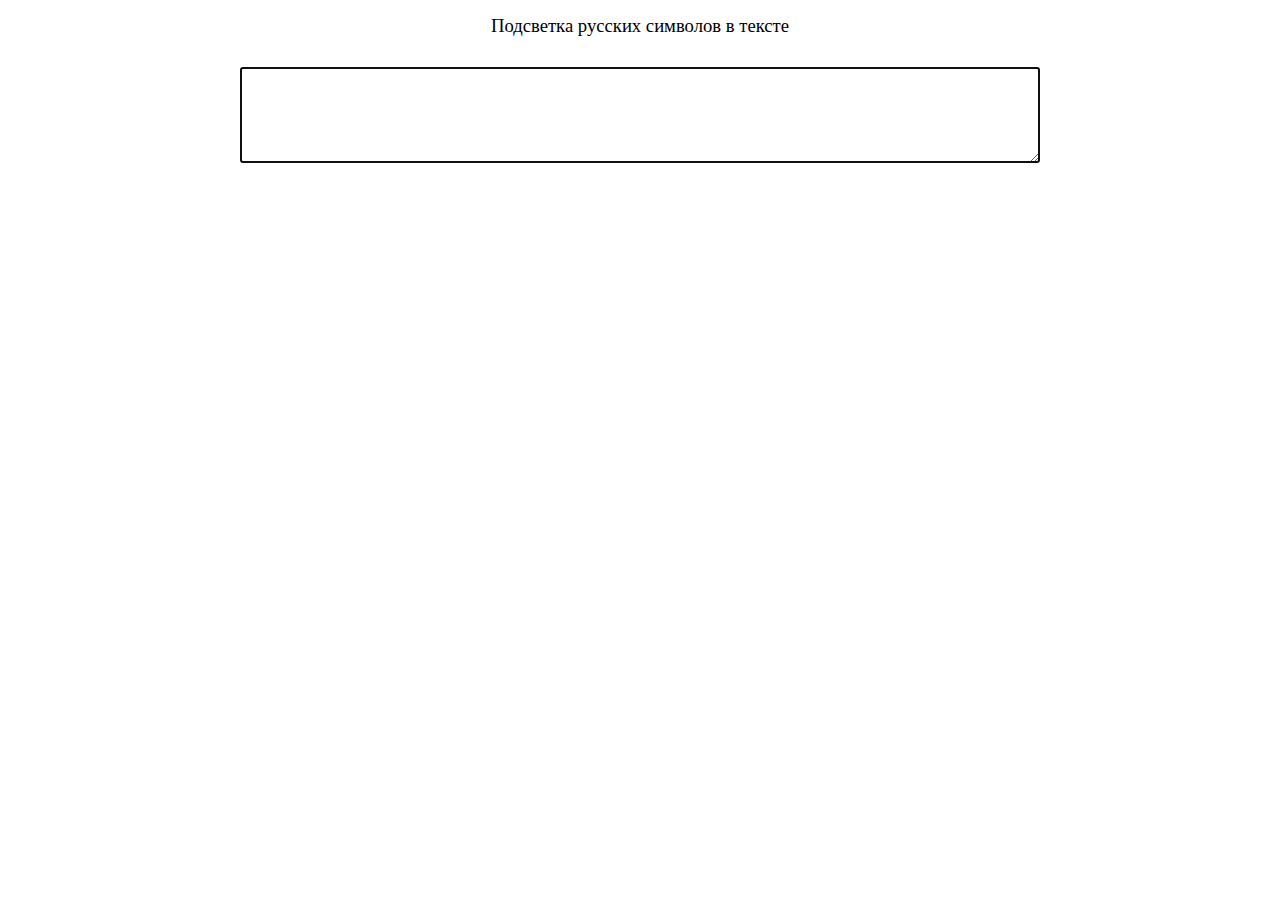
<file: index.html>
<html>
  <head>
    <title>Rus-Eng Highlight</title>
    <style type="text/css">
      #header {
        font-family: Verdana;
        font-size: 14pt;
        text-align: center;
        margin-top: 15px;
      }
      #input,
      #output {
        font-family: Verdana;
        font-size: 12pt;
        display: block;
        margin-left: auto;    
        margin-right: auto;
        margin-top: 30px;
        width: 800px;
      }
      #output {  
        margin-top: 15px;
      }
      .rus {
        background: #FFCC6E none repeat-x;
      }
    </style>
    <script type='text/javascript'>
      window.onload=function(){
        var text = document.getElementById('input');
        text.oninput = function() {
          elem = document.getElementById('output');
          elem.innerHTML = this.value.replace(/([А-яЁё])/g, '<span class="rus">$1</span>');
        };
      }
    </script>
  </head>
  <body>
    <div id="header">Подсветка русских символов в тексте</div>
    <textarea autofocus id="input" rows="5" cols="50"></textarea>
    <div id="output"></div>
  </body>
</html>
</file>
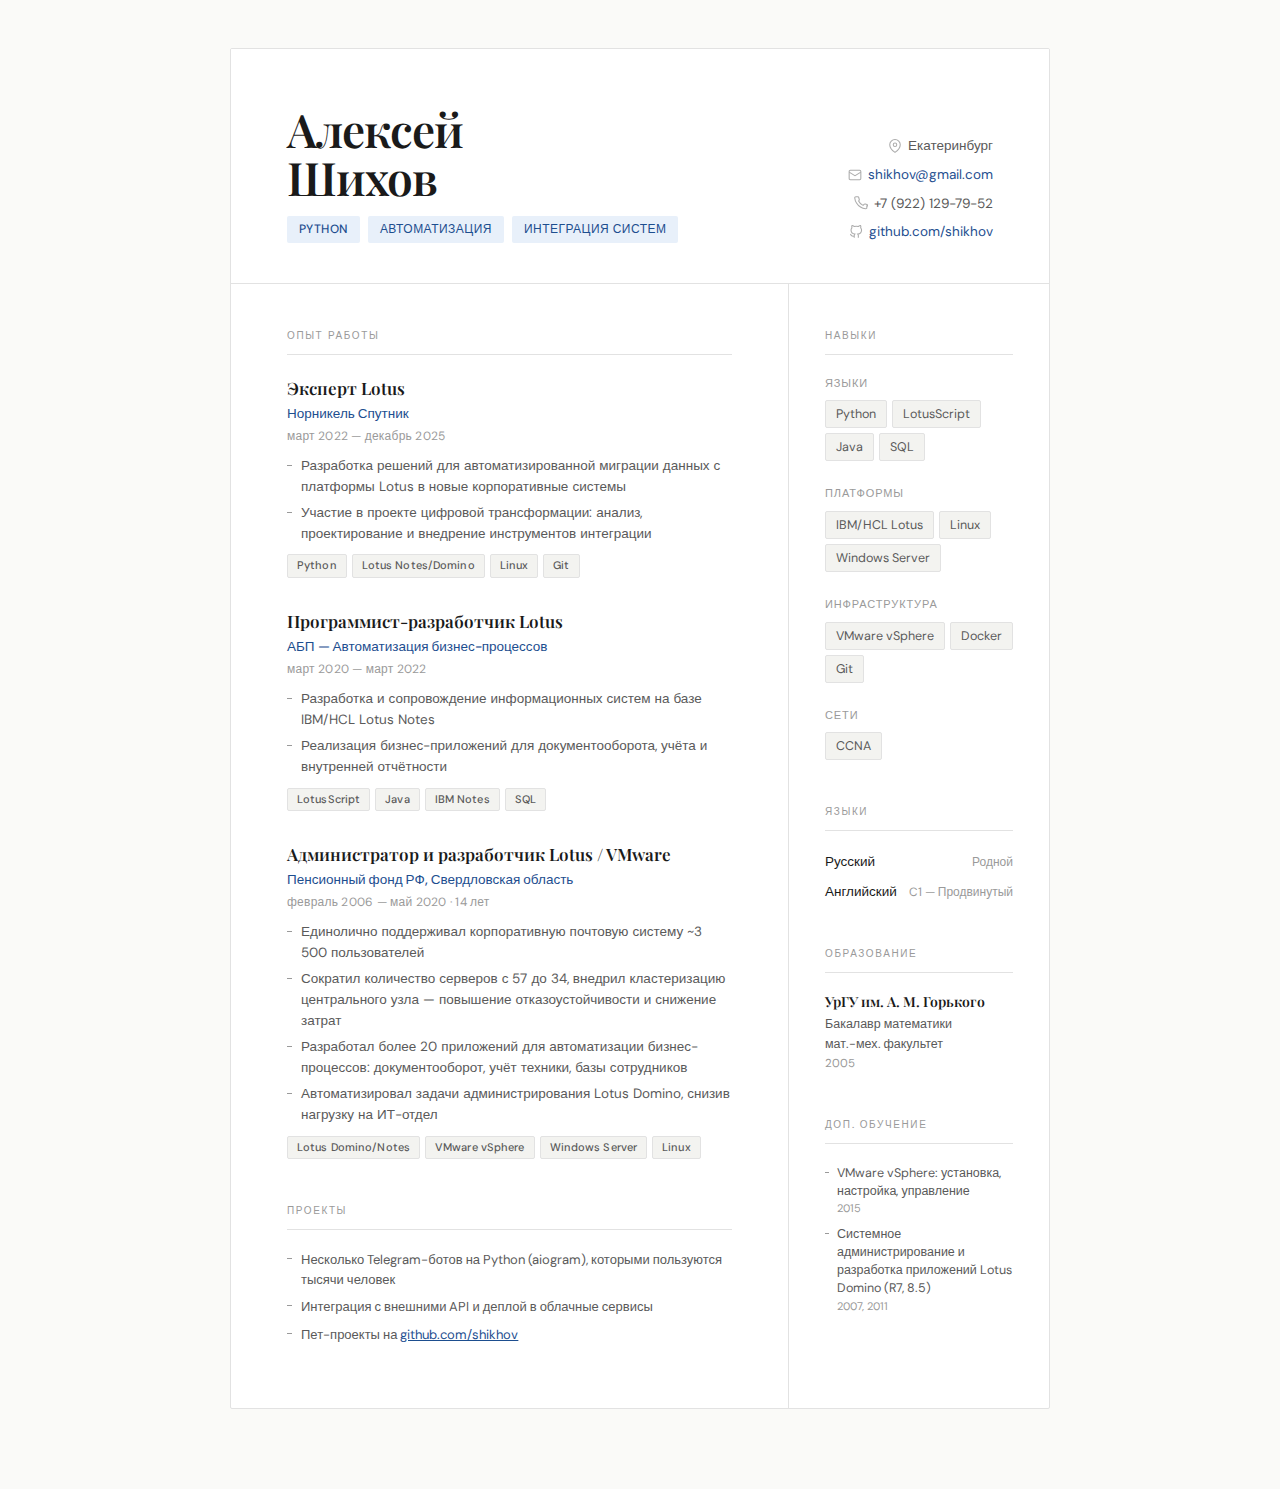
<file: cv/index.html>
<!DOCTYPE html>
<html lang="ru">
<head>
<meta charset="UTF-8">
<meta name="viewport" content="width=device-width, initial-scale=1.0">
<title>Алексей Шихов — Резюме</title>
<link href="https://fonts.googleapis.com/css2?family=Playfair+Display:wght@400;600&family=DM+Sans:wght@300;400;500&display=swap" rel="stylesheet">
<style>
  *, *::before, *::after { box-sizing: border-box; margin: 0; padding: 0; }

  :root {
    --ink: #1a1a1a;
    --ink-muted: #5a5a5a;
    --ink-light: #9a9a9a;
    --accent: #1D4E8F;
    --accent-light: #E8F0FA;
    --rule: #e2e2e2;
    --bg: #FAFAF8;
    --card: #ffffff;
  }

  body {
    font-family: 'DM Sans', sans-serif;
    background: var(--bg);
    color: var(--ink);
    font-size: 15px;
    line-height: 1.6;
    padding: 48px 24px 80px;
  }

  .page {
    max-width: 820px;
    margin: 0 auto;
    background: var(--card);
    border: 1px solid var(--rule);
    border-radius: 2px;
    overflow: hidden;
  }

  /* ── HEADER ── */
  .header {
    display: grid;
    grid-template-columns: 1fr auto;
    align-items: end;
    padding: 56px 56px 40px;
    border-bottom: 1px solid var(--rule);
    background: var(--card);
  }

  .name {
    font-family: 'Playfair Display', serif;
    font-size: 46px;
    font-weight: 600;
    letter-spacing: -1px;
    line-height: 1.05;
    color: var(--ink);
  }

  .title-row {
    margin-top: 14px;
    display: flex;
    flex-wrap: wrap;
    gap: 8px;
  }

  .chip {
    display: inline-block;
    font-size: 12px;
    font-weight: 500;
    letter-spacing: 0.04em;
    text-transform: uppercase;
    color: var(--accent);
    background: var(--accent-light);
    padding: 4px 12px;
    border-radius: 2px;
  }

  .contact-block {
    display: flex;
    flex-direction: column;
    align-items: flex-end;
    gap: 7px;
    font-size: 13.5px;
    color: var(--ink-muted);
  }

  .contact-block a {
    color: var(--accent);
    text-decoration: none;
  }

  .contact-block a:hover { text-decoration: underline; }

  .contact-row {
    display: flex;
    align-items: center;
    gap: 6px;
  }

  .contact-icon {
    width: 14px;
    height: 14px;
    opacity: 0.5;
    flex-shrink: 0;
  }

  /* ── BODY ── */
  .body {
    display: grid;
    grid-template-columns: 1fr 260px;
    gap: 0;
  }

  .main { padding: 44px 56px 56px; border-right: 1px solid var(--rule); }
  .side { padding: 44px 36px 56px; }

  /* ── SECTION ── */
  .section { margin-bottom: 44px; }
  .section:last-child { margin-bottom: 0; }

  .section-label {
    font-size: 10px;
    font-weight: 500;
    letter-spacing: 0.16em;
    text-transform: uppercase;
    color: var(--ink-light);
    margin-bottom: 20px;
    padding-bottom: 10px;
    border-bottom: 1px solid var(--rule);
  }

  /* ── JOB ── */
  .job { margin-bottom: 30px; }
  .job:last-child { margin-bottom: 0; }

  .job-header { margin-bottom: 4px; }

  .job-title {
    font-family: 'Playfair Display', serif;
    font-size: 17px;
    font-weight: 600;
    color: var(--ink);
  }

  .job-company {
    font-size: 13.5px;
    font-weight: 500;
    color: var(--accent);
    margin-top: 1px;
  }

  .job-period {
    font-size: 12px;
    color: var(--ink-light);
    margin-top: 2px;
    letter-spacing: 0.02em;
  }

  .job-body {
    margin-top: 10px;
    padding-left: 0;
    list-style: none;
  }

  .job-body li {
    font-size: 13.5px;
    color: var(--ink-muted);
    line-height: 1.55;
    padding-left: 14px;
    position: relative;
    margin-bottom: 5px;
  }

  .job-body li::before {
    content: '';
    position: absolute;
    left: 0;
    top: 9px;
    width: 5px;
    height: 1px;
    background: var(--ink-light);
  }

  .tech-tag-row { margin-top: 10px; display: flex; flex-wrap: wrap; gap: 5px; }

  .tech-tag {
    font-size: 11px;
    font-weight: 500;
    color: var(--ink-muted);
    background: #F3F3F0;
    border: 1px solid var(--rule);
    padding: 2px 9px;
    border-radius: 2px;
    letter-spacing: 0.01em;
  }

  /* ── SIDEBAR SECTIONS ── */
  .skill-group { margin-bottom: 24px; }
  .skill-group:last-child { margin-bottom: 0; }

  .skill-group-label {
    font-size: 11px;
    font-weight: 500;
    letter-spacing: 0.08em;
    text-transform: uppercase;
    color: var(--ink-light);
    margin-bottom: 8px;
  }

  .skill-list {
    display: flex;
    flex-wrap: wrap;
    gap: 5px;
  }

  .skill-pill {
    font-size: 12.5px;
    color: var(--ink-muted);
    background: #F3F3F0;
    border: 1px solid var(--rule);
    padding: 3px 10px;
    border-radius: 2px;
  }

  .edu-item { margin-bottom: 16px; }
  .edu-item:last-child { margin-bottom: 0; }

  .edu-uni {
    font-family: 'Playfair Display', serif;
    font-size: 14px;
    font-weight: 600;
    color: var(--ink);
    line-height: 1.3;
  }

  .edu-degree {
    font-size: 12.5px;
    color: var(--ink-muted);
    margin-top: 2px;
  }

  .edu-year {
    font-size: 11.5px;
    color: var(--ink-light);
    margin-top: 1px;
  }

  .course-item {
    font-size: 12.5px;
    color: var(--ink-muted);
    line-height: 1.45;
    padding-left: 12px;
    position: relative;
    margin-bottom: 8px;
  }

  .course-item::before {
    content: '';
    position: absolute;
    left: 0;
    top: 8px;
    width: 4px;
    height: 1px;
    background: var(--ink-light);
  }

  .course-year {
    display: block;
    font-size: 11px;
    color: var(--ink-light);
    margin-top: 1px;
  }

  .project-item {
    font-size: 13px;
    color: var(--ink-muted);
    line-height: 1.5;
    padding-left: 14px;
    position: relative;
    margin-bottom: 8px;
  }

  .project-item::before {
    content: '';
    position: absolute;
    left: 0;
    top: 8px;
    width: 5px;
    height: 1px;
    background: var(--ink-light);
  }

  .lang-item {
    display: flex;
    justify-content: space-between;
    align-items: baseline;
    margin-bottom: 8px;
  }

  .lang-name { font-size: 13.5px; color: var(--ink); font-weight: 500; }
  .lang-level { font-size: 12px; color: var(--ink-light); }

  @media (max-width: 640px) {
    .header { grid-template-columns: 1fr; padding: 32px 28px 28px; gap: 20px; }
    .contact-block { align-items: flex-start; }
    .name { font-size: 34px; }
    .body { grid-template-columns: 1fr; }
    .main { padding: 32px 28px; border-right: none; border-bottom: 1px solid var(--rule); }
    .side { padding: 32px 28px; }
  }
</style>
</head>
<body>
<div class="page">

  <!-- HEADER -->
  <header class="header">
    <div>
      <div class="name">Алексей<br>Шихов</div>
      <div class="title-row">
        <span class="chip">Python</span>
        <span class="chip">Автоматизация</span>
        <span class="chip">Интеграция систем</span>
      </div>
    </div>
    <div class="contact-block">
      <div class="contact-row">
        <svg class="contact-icon" viewBox="0 0 24 24" fill="none" stroke="currentColor" stroke-width="1.8"><path d="M21 10c0 7-9 13-9 13s-9-6-9-13a9 9 0 0 1 18 0z"/><circle cx="12" cy="10" r="3"/></svg>
        Екатеринбург
      </div>
      <div class="contact-row">
        <svg class="contact-icon" viewBox="0 0 24 24" fill="none" stroke="currentColor" stroke-width="1.8"><rect x="2" y="4" width="20" height="16" rx="2"/><path d="m22 7-8.97 5.7a1.94 1.94 0 0 1-2.06 0L2 7"/></svg>
        <a href="mailto:shikhov@gmail.com">shikhov@gmail.com</a>
      </div>
      <div class="contact-row">
        <svg class="contact-icon" viewBox="0 0 24 24" fill="none" stroke="currentColor" stroke-width="1.8"><path d="M22 16.92v3a2 2 0 0 1-2.18 2 19.79 19.79 0 0 1-8.63-3.07A19.5 19.5 0 0 1 4.33 12a19.79 19.79 0 0 1-3.07-8.67A2 2 0 0 1 3.26 1.13h3a2 2 0 0 1 2 1.72c.127.96.361 1.903.7 2.81a2 2 0 0 1-.45 2.11L7.91 8.5a16 16 0 0 0 7.6 7.6l1.74-1.74a2 2 0 0 1 2.11-.45c.907.339 1.85.573 2.81.7A2 2 0 0 1 24 16.92z"/></svg>
        +7 (922) 129-79-52
      </div>
      <div class="contact-row">
        <svg class="contact-icon" viewBox="0 0 24 24" fill="none" stroke="currentColor" stroke-width="1.8"><path d="M9 19c-5 1.5-5-2.5-7-3m14 6v-3.87a3.37 3.37 0 0 0-.94-2.61c3.14-.35 6.44-1.54 6.44-7A5.44 5.44 0 0 0 20 4.77 5.07 5.07 0 0 0 19.91 1S18.73.65 16 2.48a13.38 13.38 0 0 0-7 0C6.27.65 5.09 1 5.09 1A5.07 5.07 0 0 0 5 4.77a5.44 5.44 0 0 0-1.5 3.78c0 5.42 3.3 6.61 6.44 7A3.37 3.37 0 0 0 9 18.13V22"/></svg>
        <a href="https://github.com/shikhov" target="_blank">github.com/shikhov</a>
      </div>
    </div>
  </header>

  <!-- BODY -->
  <div class="body">

    <!-- MAIN -->
    <main class="main">

      <!-- EXPERIENCE -->
      <section class="section">
        <div class="section-label">Опыт работы</div>

        <div class="job">
          <div class="job-header">
            <div class="job-title">Эксперт Lotus</div>
            <div class="job-company">Норникель Спутник</div>
            <div class="job-period">март 2022 — декабрь 2025</div>
          </div>
          <ul class="job-body">
            <li>Разработка решений для автоматизированной миграции данных с платформы Lotus в новые корпоративные системы</li>
            <li>Участие в проекте цифровой трансформации: анализ, проектирование и внедрение инструментов интеграции</li>
          </ul>
          <div class="tech-tag-row">
            <span class="tech-tag">Python</span>
            <span class="tech-tag">Lotus Notes/Domino</span>
            <span class="tech-tag">Linux</span>
            <span class="tech-tag">Git</span>
          </div>
        </div>

        <div class="job">
          <div class="job-header">
            <div class="job-title">Программист-разработчик Lotus</div>
            <div class="job-company">АБП — Автоматизация бизнес-процессов</div>
            <div class="job-period">март 2020 — март 2022</div>
          </div>
          <ul class="job-body">
            <li>Разработка и сопровождение информационных систем на базе IBM/HCL Lotus Notes</li>
            <li>Реализация бизнес-приложений для документооборота, учёта и внутренней отчётности</li>
          </ul>
          <div class="tech-tag-row">
            <span class="tech-tag">LotusScript</span>
            <span class="tech-tag">Java</span>
            <span class="tech-tag">IBM Notes</span>
            <span class="tech-tag">SQL</span>
          </div>
        </div>

        <div class="job">
          <div class="job-header">
            <div class="job-title">Администратор и разработчик Lotus / VMware</div>
            <div class="job-company">Пенсионный фонд РФ, Свердловская область</div>
            <div class="job-period">февраль 2006 — май 2020 · 14 лет</div>
          </div>
          <ul class="job-body">
            <li>Единолично поддерживал корпоративную почтовую систему ~3 500 пользователей</li>
            <li>Сократил количество серверов с 57 до 34, внедрил кластеризацию центрального узла — повышение отказоустойчивости и снижение затрат</li>
            <li>Разработал более 20 приложений для автоматизации бизнес-процессов: документооборот, учёт техники, базы сотрудников</li>
            <li>Автоматизировал задачи администрирования Lotus Domino, снизив нагрузку на ИТ-отдел</li>
          </ul>
          <div class="tech-tag-row">
            <span class="tech-tag">Lotus Domino/Notes</span>
            <span class="tech-tag">VMware vSphere</span>
            <span class="tech-tag">Windows Server</span>
            <span class="tech-tag">Linux</span>
          </div>
        </div>
      </section>

      <!-- PROJECTS -->
      <section class="section">
        <div class="section-label">Проекты</div>
        <div class="project-item">Несколько Telegram-ботов на Python (aiogram), которыми пользуются тысячи человек</div>
        <div class="project-item">Интеграция с внешними API и деплой в облачные сервисы</div>
        <div class="project-item">Пет-проекты на <a href="https://github.com/shikhov" style="color: var(--accent);">github.com/shikhov</a></div>
      </section>

    </main>

    <!-- SIDEBAR -->
    <aside class="side">

      <!-- SKILLS -->
      <section class="section">
        <div class="section-label">Навыки</div>

        <div class="skill-group">
          <div class="skill-group-label">Языки</div>
          <div class="skill-list">
            <span class="skill-pill">Python</span>
            <span class="skill-pill">LotusScript</span>
            <span class="skill-pill">Java</span>
            <span class="skill-pill">SQL</span>
          </div>
        </div>

        <div class="skill-group">
          <div class="skill-group-label">Платформы</div>
          <div class="skill-list">
            <span class="skill-pill">IBM/HCL Lotus</span>
            <span class="skill-pill">Linux</span>
            <span class="skill-pill">Windows Server</span>
          </div>
        </div>

        <div class="skill-group">
          <div class="skill-group-label">Инфраструктура</div>
          <div class="skill-list">
            <span class="skill-pill">VMware vSphere</span>
            <span class="skill-pill">Docker</span>
            <span class="skill-pill">Git</span>
          </div>
        </div>

        <div class="skill-group">
          <div class="skill-group-label">Сети</div>
          <div class="skill-list">
            <span class="skill-pill">CCNA</span>
          </div>
        </div>
      </section>

      <!-- LANGUAGES -->
      <section class="section">
        <div class="section-label">Языки</div>
        <div class="lang-item">
          <span class="lang-name">Русский</span>
          <span class="lang-level">Родной</span>
        </div>
        <div class="lang-item">
          <span class="lang-name">Английский</span>
          <span class="lang-level">C1 — Продвинутый</span>
        </div>
      </section>

      <!-- EDUCATION -->
      <section class="section">
        <div class="section-label">Образование</div>
        <div class="edu-item">
          <div class="edu-uni">УрГУ им. А. М. Горького</div>
          <div class="edu-degree">Бакалавр математики<br>мат.-мех. факультет</div>
          <div class="edu-year">2005</div>
        </div>
      </section>

      <!-- COURSES -->
      <section class="section">
        <div class="section-label">Доп. обучение</div>
        <div class="course-item">
          VMware vSphere: установка, настройка, управление
          <span class="course-year">2015</span>
        </div>
        <div class="course-item">
          Системное администрирование и разработка приложений Lotus Domino (R7, 8.5)
          <span class="course-year">2007, 2011</span>
        </div>
      </section>

    </aside>
  </div>

</div>
</body>
</html>
</file>
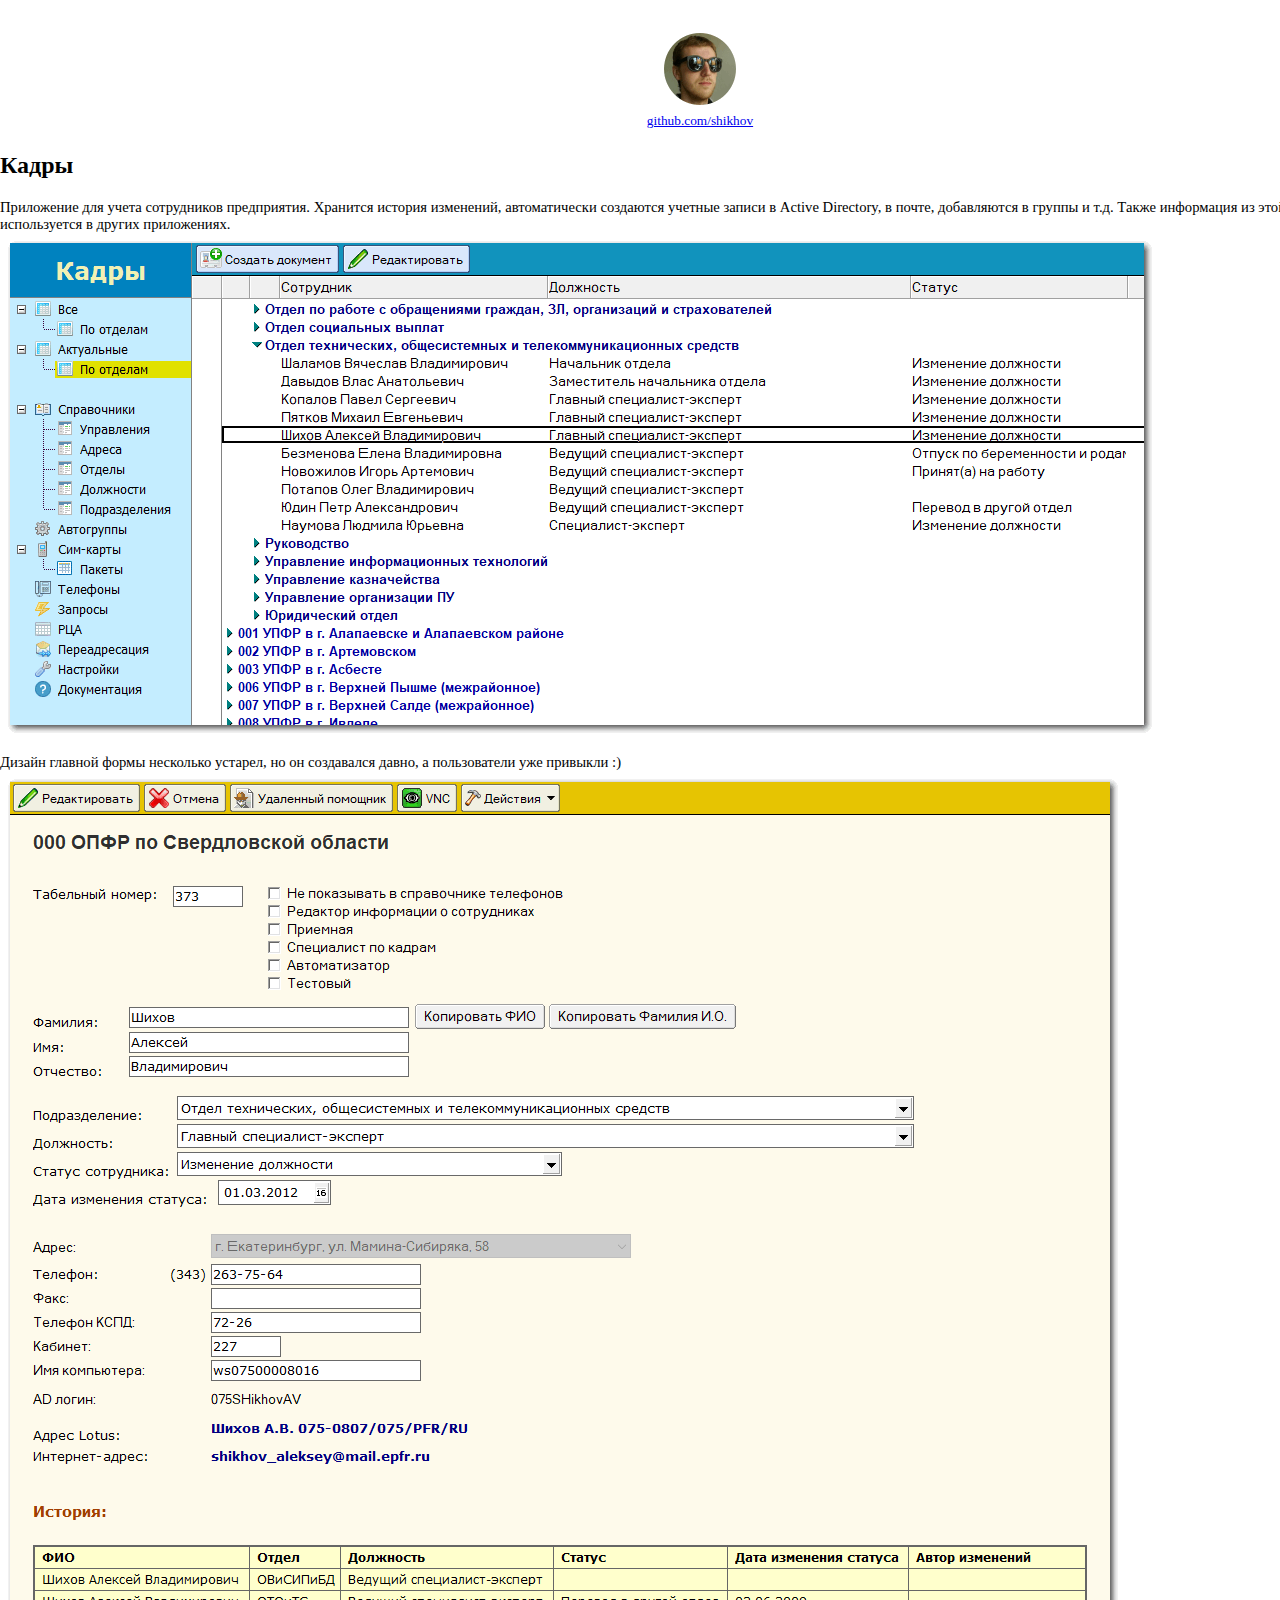
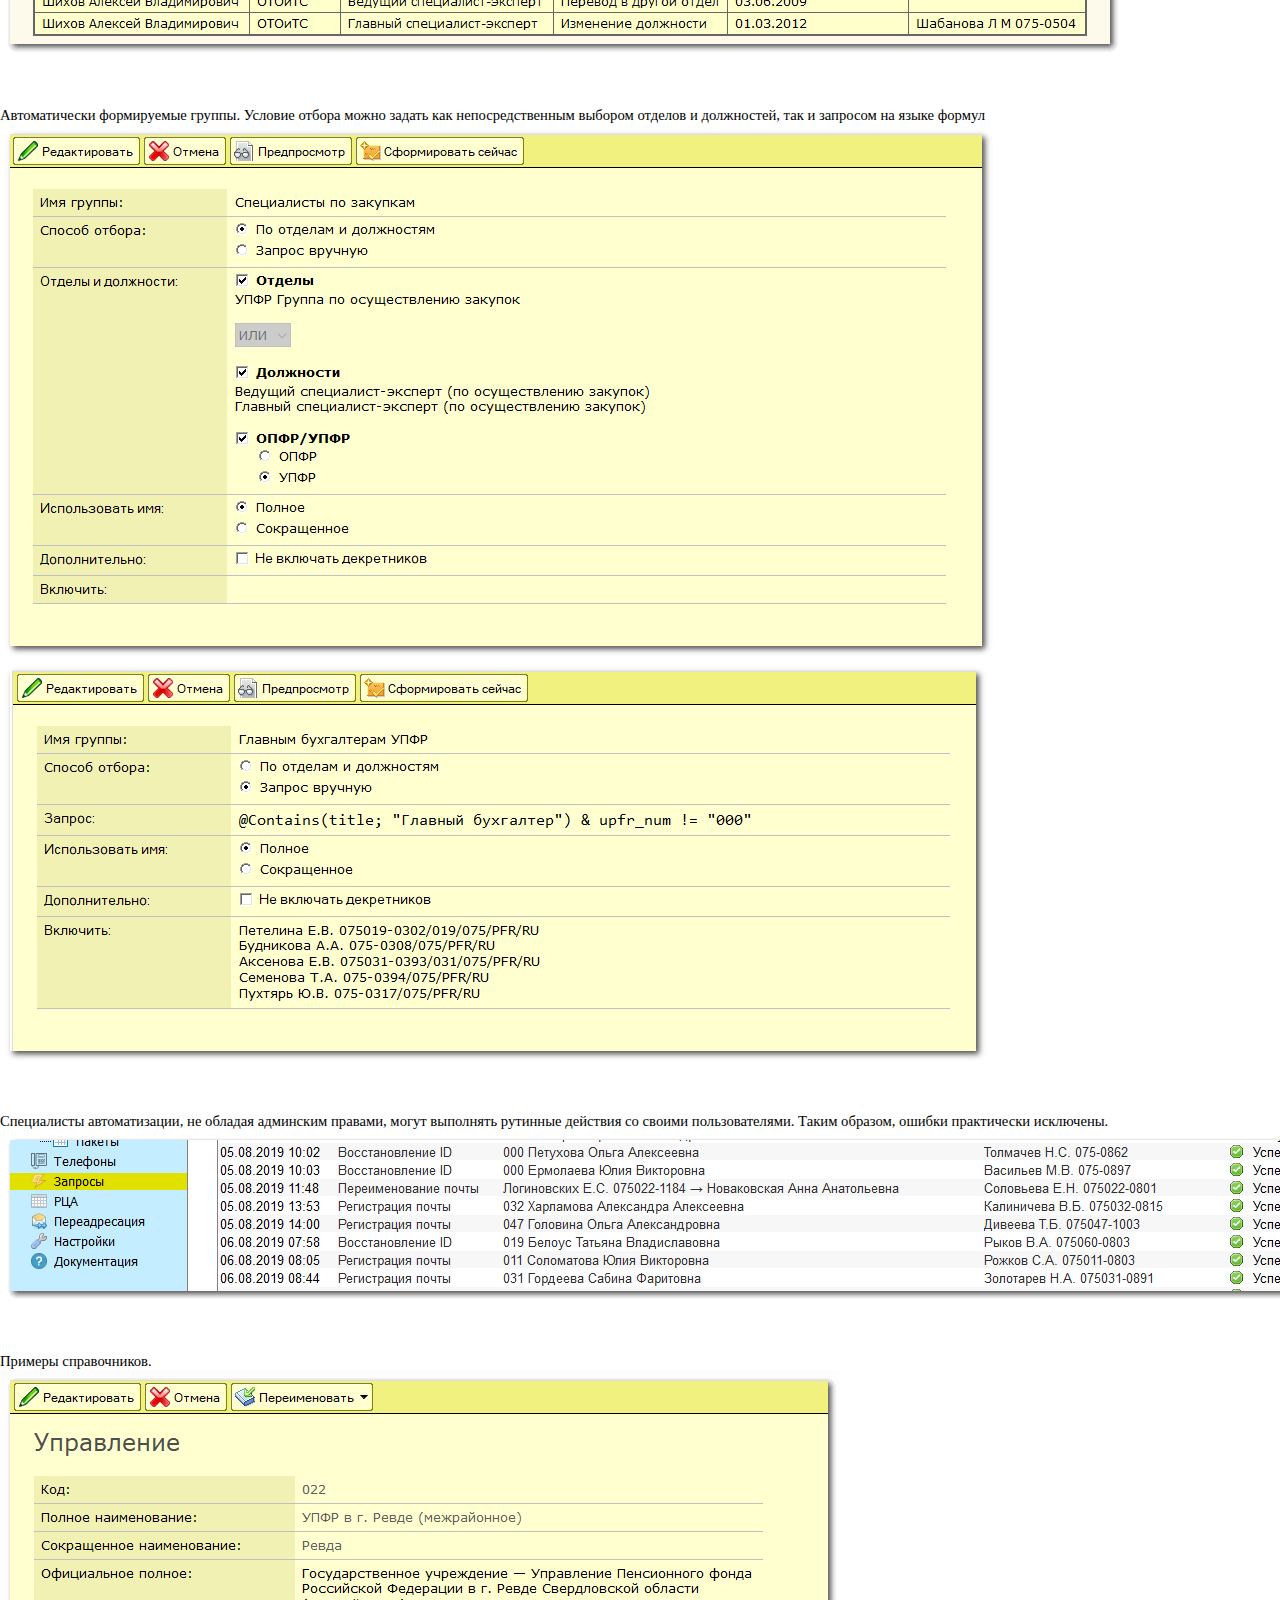
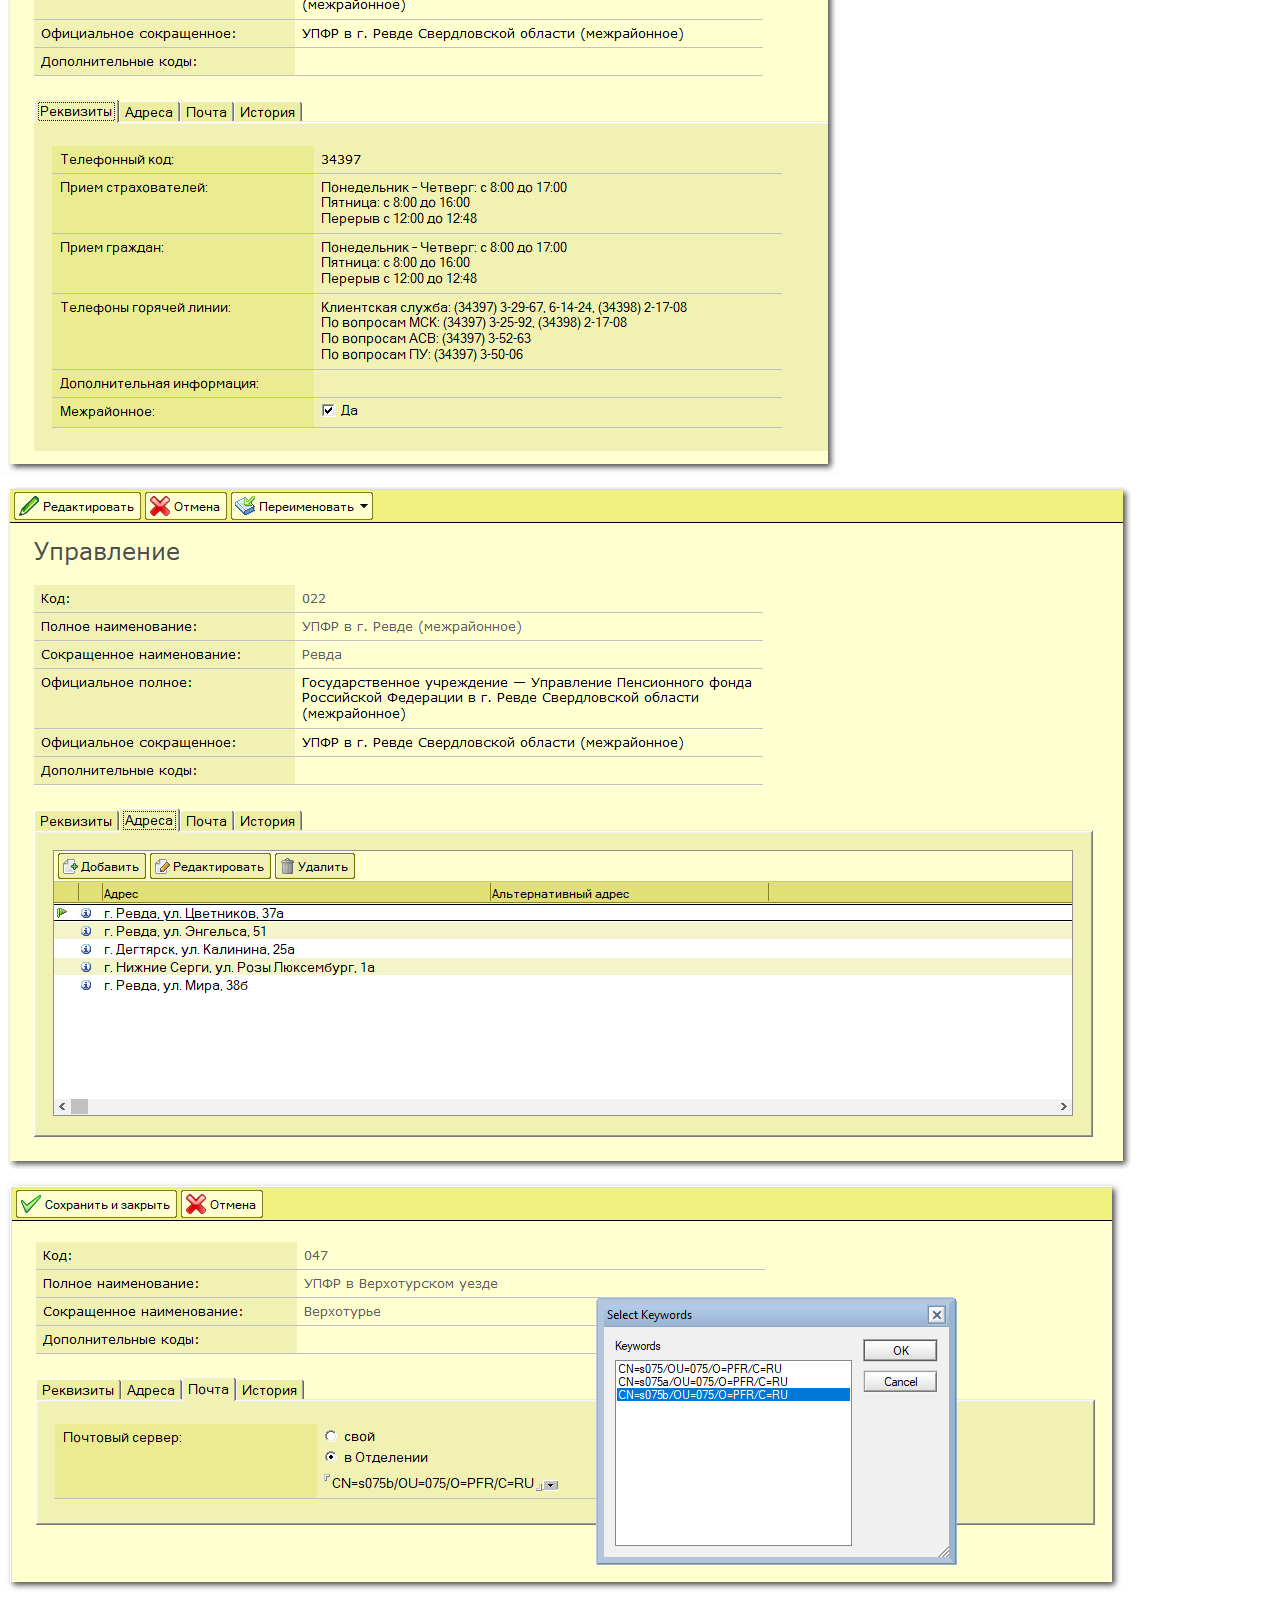
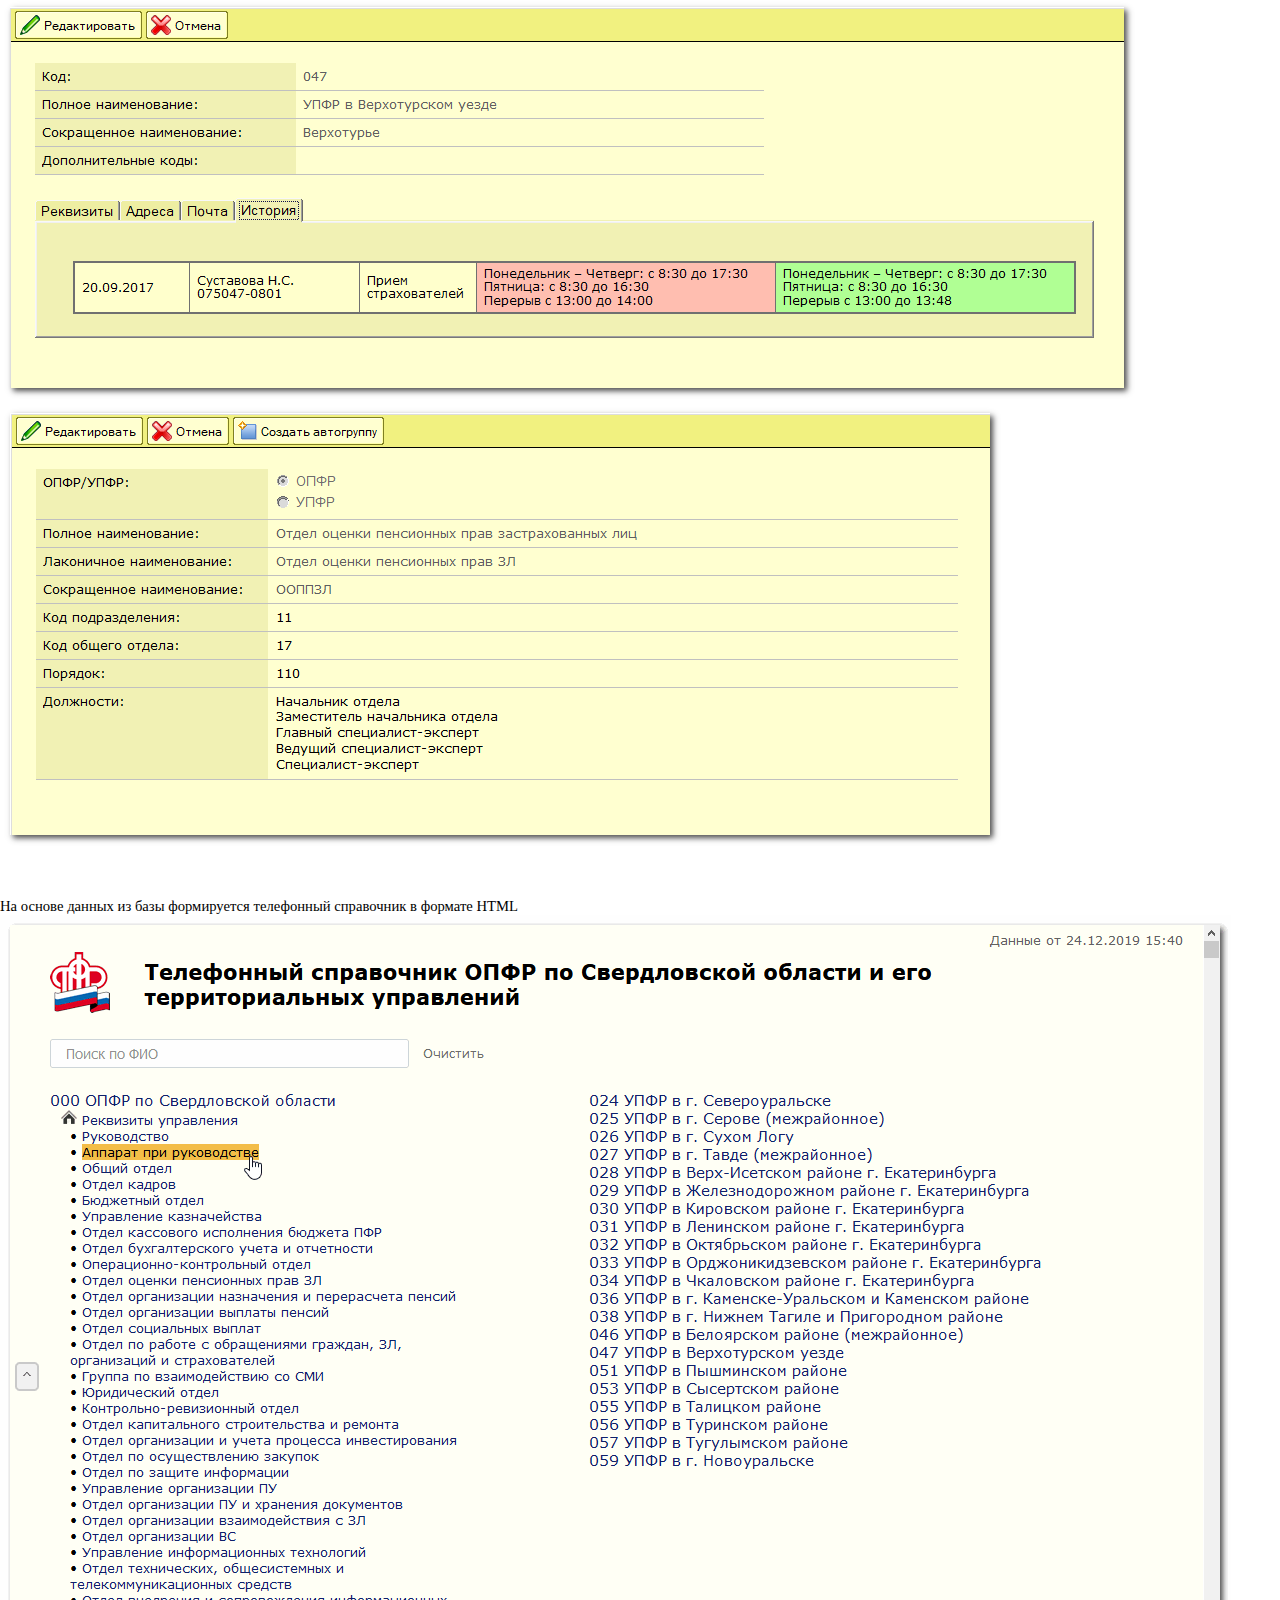
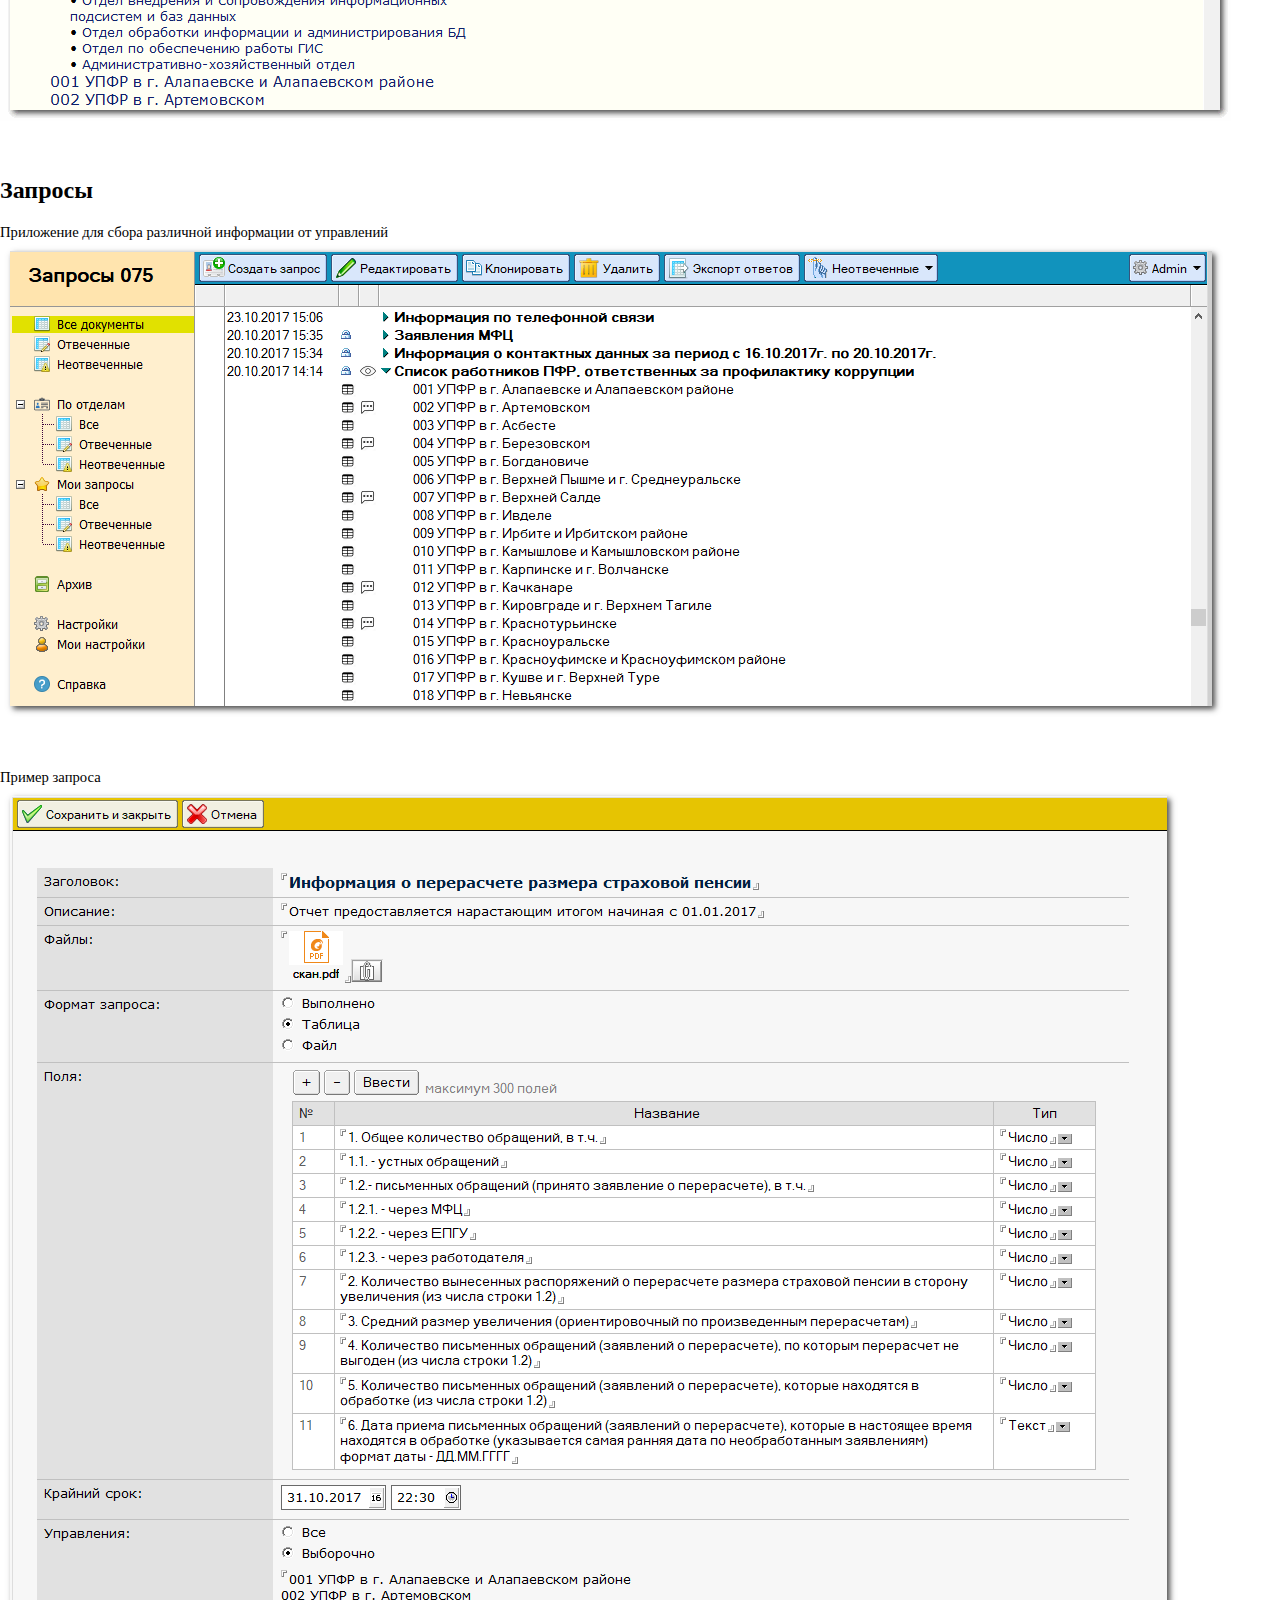
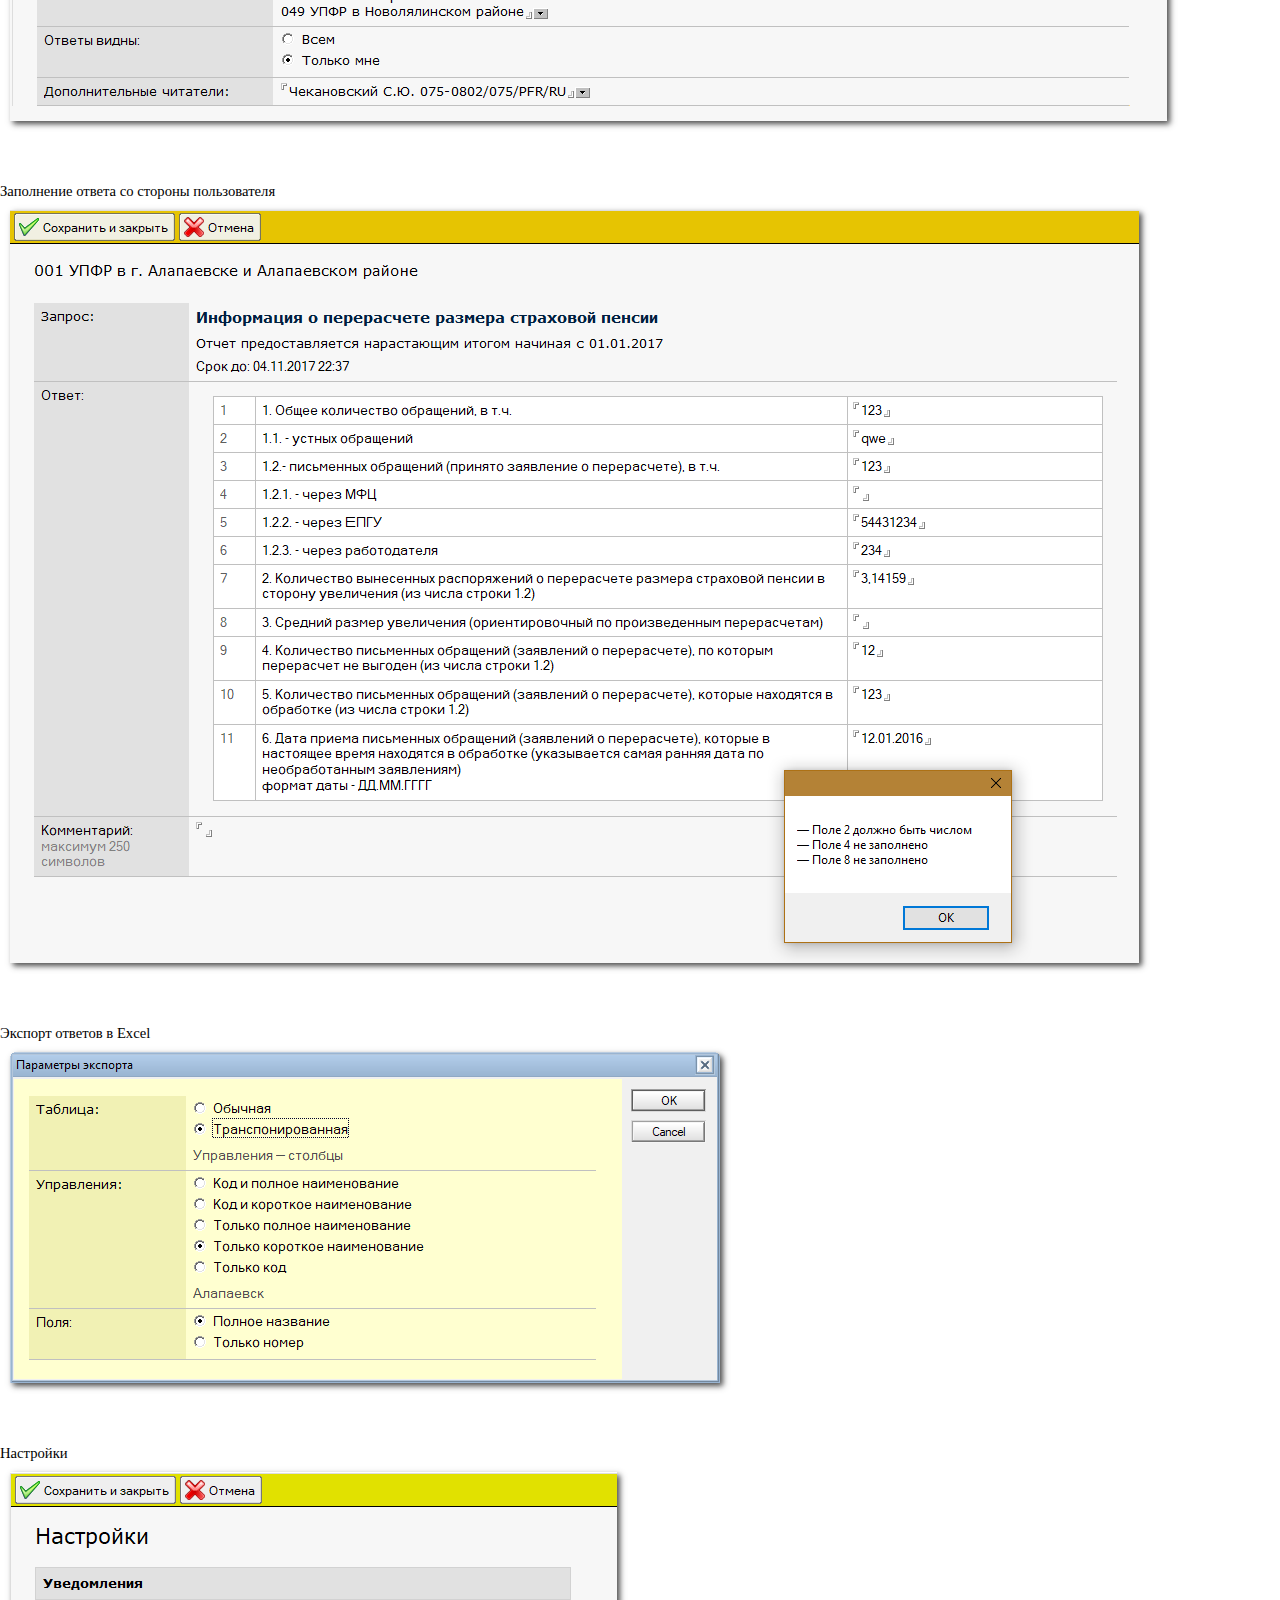
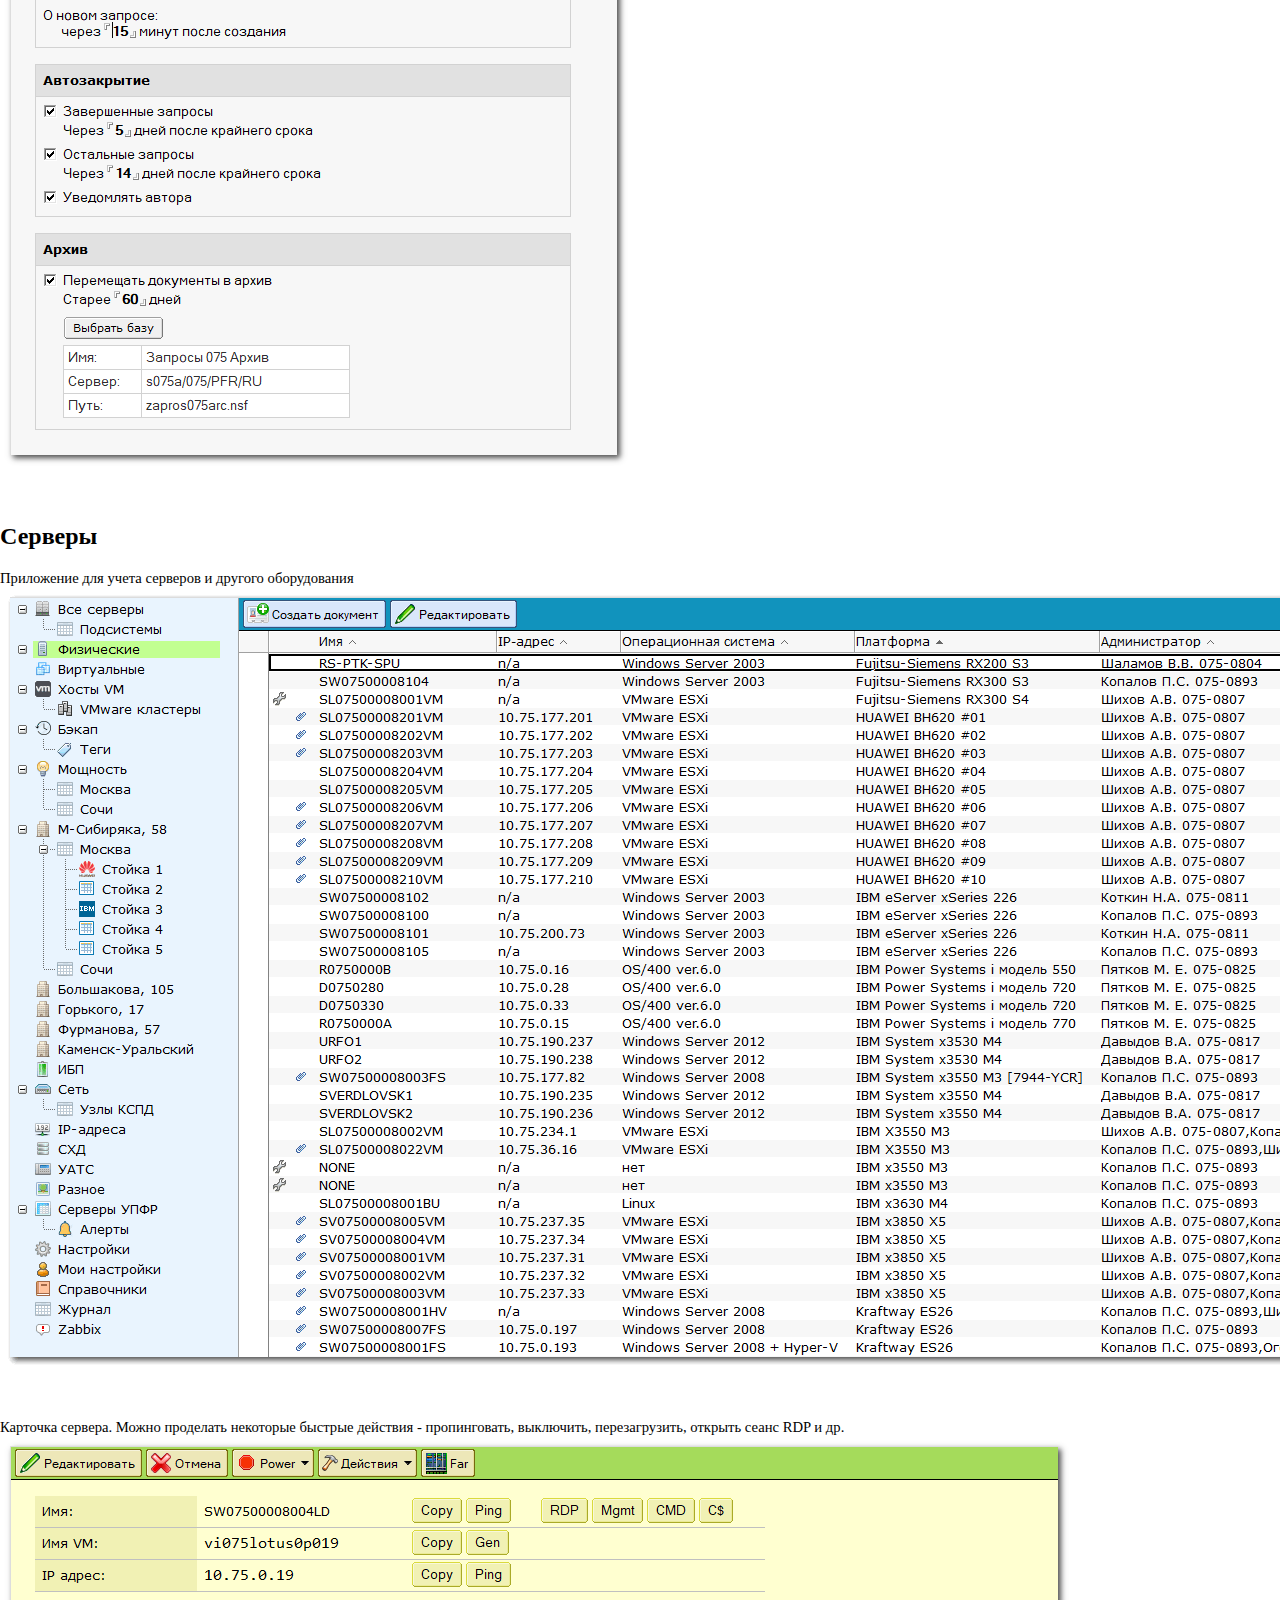
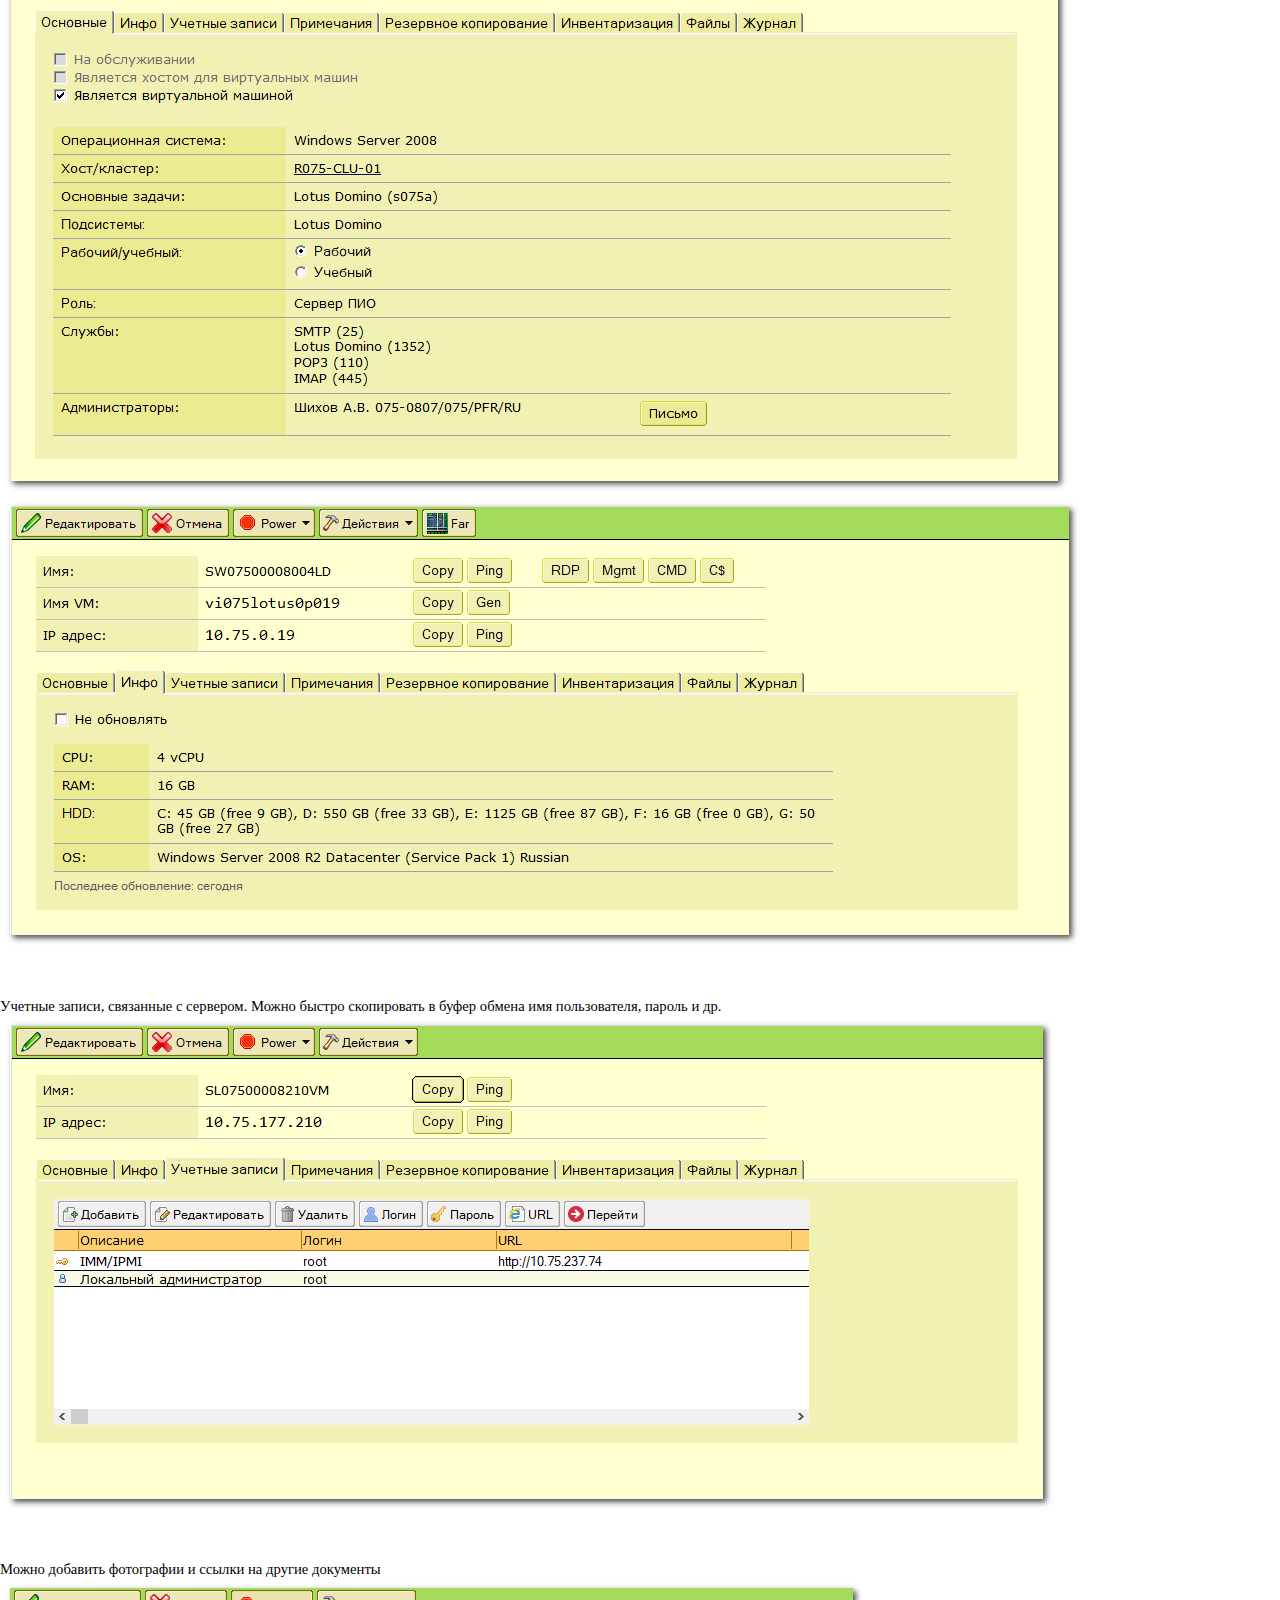
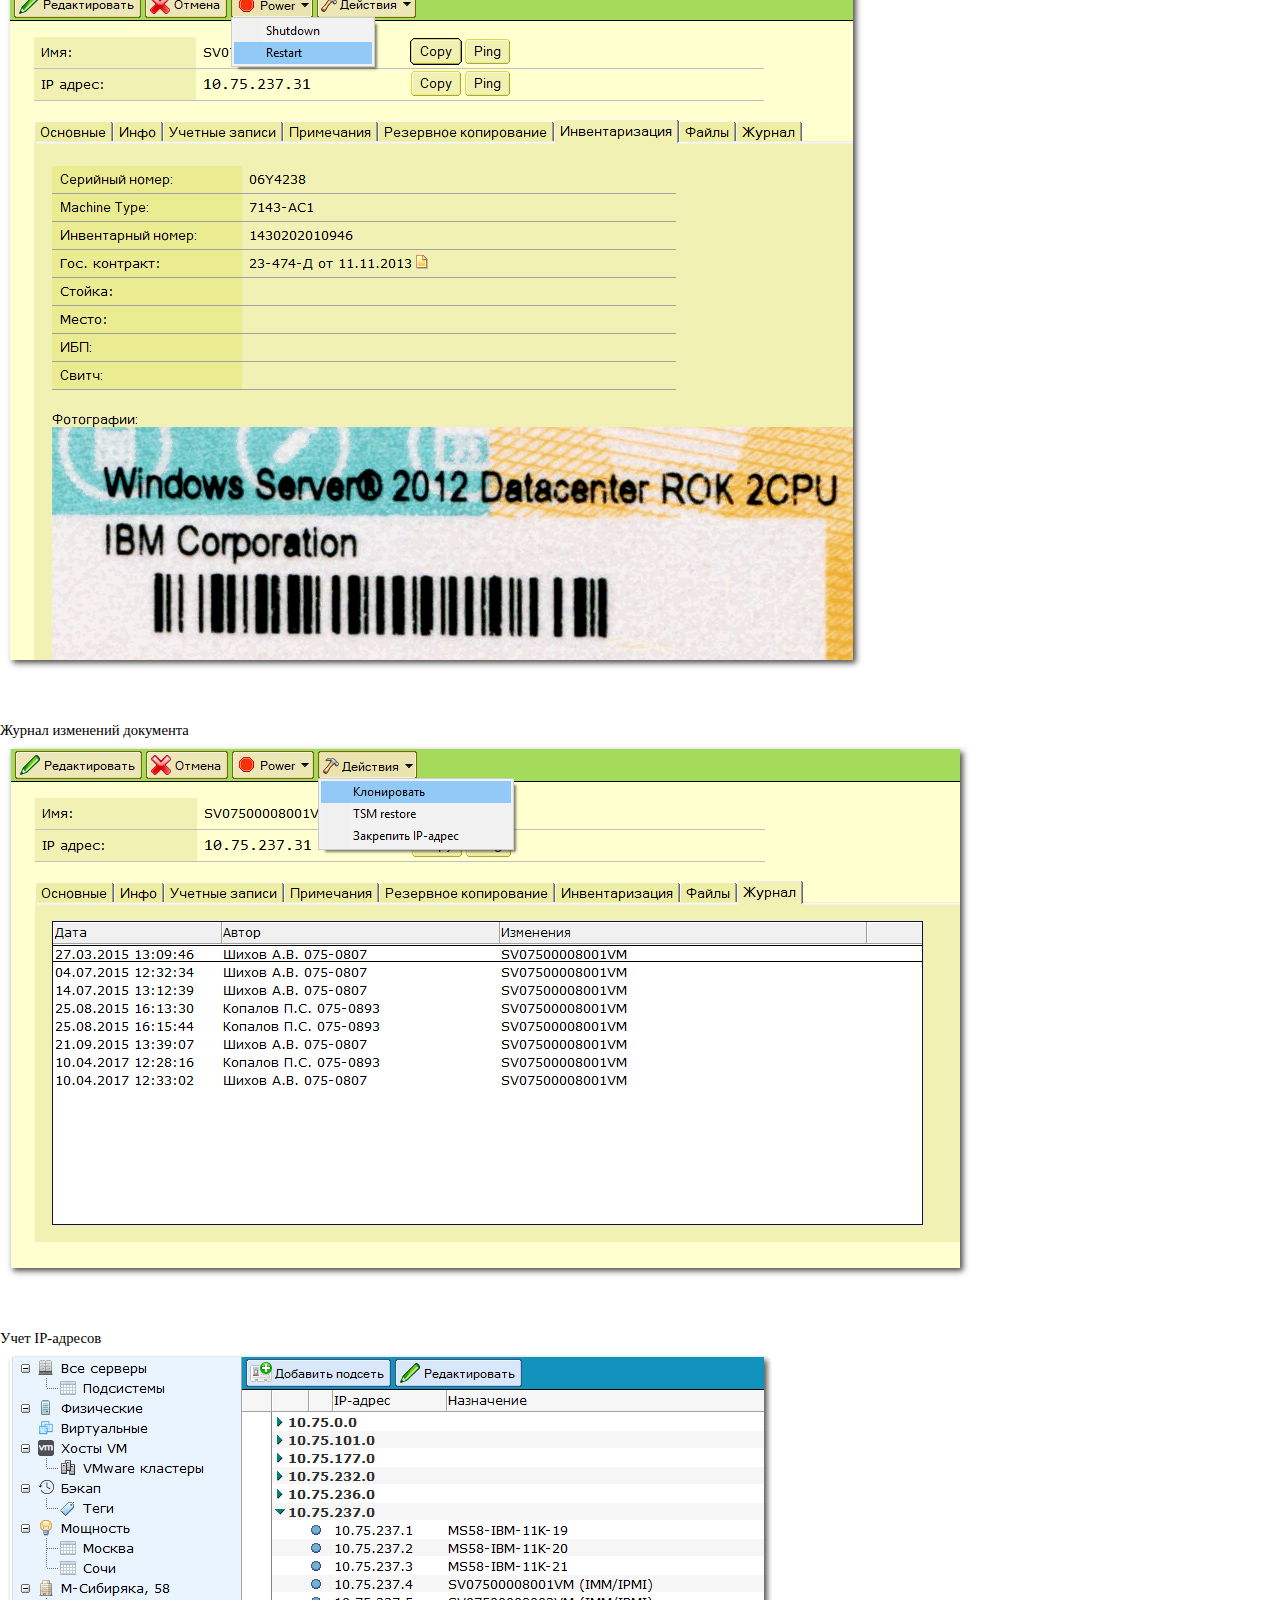
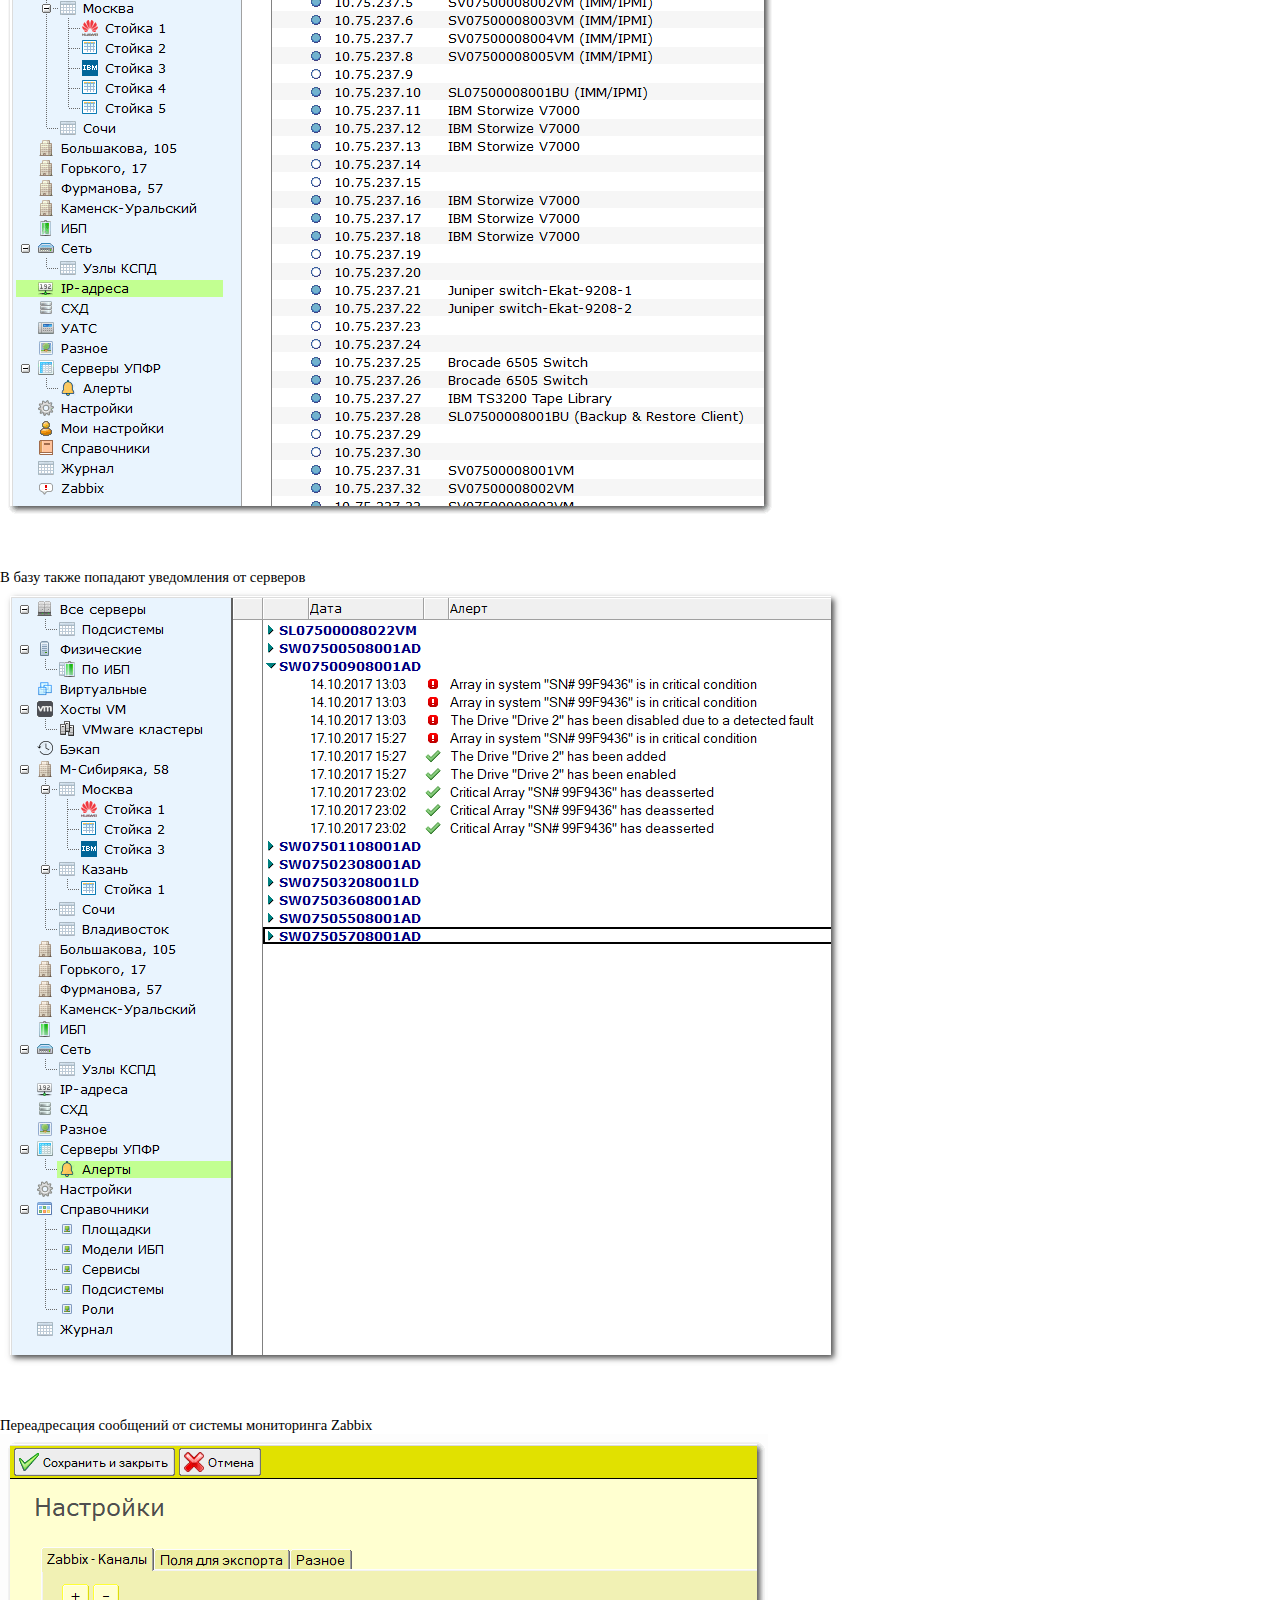
<file: lotus/index.html>
<!DOCTYPE html><html><head><meta charset="utf-8"><link rel="stylesheet" type="text/css" media="all" href="style.css" /><title>index</title></head>
<body id="preview">
    <table align="center">
        <tbody>
            <tr><td align="center"><a href="https://github.com/shikhov"><img src="avatar.png"></a>
            </td></tr><tr><td style="font-size: 10pt" align="center"><a href="https://github.com/shikhov">github.com/shikhov</a>
        </td></tr></tbody></table>
<h2><a id="_4"></a>Кадры</h2>
<p>Приложение для учета сотрудников предприятия. Хранится история изменений, автоматически создаются учетные записи в Active Directory, в почте, добавляются в группы и т.д. Также информация из этой базы широко используется в других приложениях.<br>
<img src="emp01.png" alt=""><br>
<p>Дизайн главной формы несколько устарел, но он создавался давно, а пользователи уже привыкли :)<br>
<img src="emp02.png" alt=""></p><br>
<p>Автоматически формируемые группы. Условие отбора можно задать как непосредственным выбором отделов и должностей, так и запросом на языке формул<br>
<img src="emp08.png" alt=""><br>
<img src="emp09.png" alt=""></p><br>
<p>Специалисты автоматизации, не обладая админским правами, могут выполнять рутинные действия со своими пользователями. Таким образом, ошибки практически исключены.<br>
<img src="emp11.png" alt=""></p><br>
<p>Примеры справочников.<br>
<img src="emp03.png" alt=""><br>
<img src="emp04.png" alt=""><br>
<img src="emp05.png" alt=""><br>
<img src="emp06.png" alt=""><br>
<img src="emp07.png" alt=""></p><br>
<p>На основе данных из базы формируется телефонный справочник в формате HTML<br>
<img src="emp10.png" alt=""></p><br>
<h2><a id="_24"></a>Запросы</h2>
<p>Приложение для сбора различной информации от управлений<br>
<img src="zapros02.png" alt=""></p><br>
<p>Пример запроса<br>
<img src="zapros03.png" alt=""></p><br>
<p>Заполнение ответа со стороны пользователя<br>
<img src="zapros04.png" alt=""></p><br>
<p>Экспорт ответов в Excel<br>
<img src="zapros05.png" alt=""></p><br>
<p>Настройки<br>
<img src="zapros06.png" alt=""></p><br>
<h2><a id="_41"></a>Серверы</h2>
<p>Приложение для учета серверов и другого оборудования<br>
<img src="srv00.png" alt=""></p><br>
<p>Карточка сервера. Можно проделать некоторые быстрые действия - пропинговать, выключить, перезагрузить, открыть сеанс RDP и др.<br>
<img src="srv01.png" alt=""><br>
<img src="srv02.png" alt=""></p><br>
<p>Учетные записи, связанные с сервером. Можно быстро скопировать в буфер обмена имя пользователя, пароль и др.<br>
<img src="srv03.png" alt=""></p><br>
<p>Можно добавить фотографии и ссылки на другие документы<br>
<img src="srv04.png" alt=""></p><br>
<p>Журнал изменений документа<br>
<img src="srv05.png" alt=""></p><br>
<p>Учет IP-адресов<br>
<img src="srv06.png" alt=""></p><br>
<p>В базу также попадают уведомления от серверов<br>
<img src="srv07.png" alt=""></p><br>
<p>Переадресация сообщений от системы мониторинга Zabbix<br>
<img src="srv08.png" alt=""></p><br>
<h2><a id="_67"></a>Задачи</h2>
<p>Небольшое приложение для постановки задач<br>
<img src="tasks01.png" alt=""></p><br>
<p>Пример задачи. Можно вести обсуждение в комментариях<br>
<img src="tasks02.png" alt=""></p><br>
<p>Настройки. Уведомления обо всех событиях можно получать на почту и в Телеграм. Также прямо в Телеграме можно отвечать на комментарии, для чего написан небольшой бот на Java.<br>
<img src="tasks03.png" alt=""><br>
<img src="tasks04.png" alt=""><br>
<img src="tasks05.png" alt=""></p><br>
<h2><a id="_79"></a>СВТ</h2>
<p>Приложение для учета вычислительной техники. Синхронизируется с Active Directory, обновляет информацию о железе, строит раличные отчеты<br>
<img src="comps01.png" alt=""><br>
<p>К компьютеру можно привязать сотрудника из БД "Кадры", мониторы, принтеры и т.д.<br>
<img src="comps02.png" alt=""></p><br>
<p>Поведение каждой формы настраивается в одном месте<br>
<img src="comps04.png" alt=""></p><br>
<h2><a id="_85"></a>Мелочи</h2>
<p>Приложение для отслеживания новых документов в разных базах (конференции и любые другие)<br>
<img src="mon01.png" alt=""><br>
<img src="mon02.png" alt=""></p><br>
<p>Переадресация почты по расписанию (напрямую или через правило в почте)<br>
<img src="fw01.png" alt=""></p><br>
<p>Простой файлообменник<br>
<img src="file01.png" alt=""></p>

</body></html>
</file>
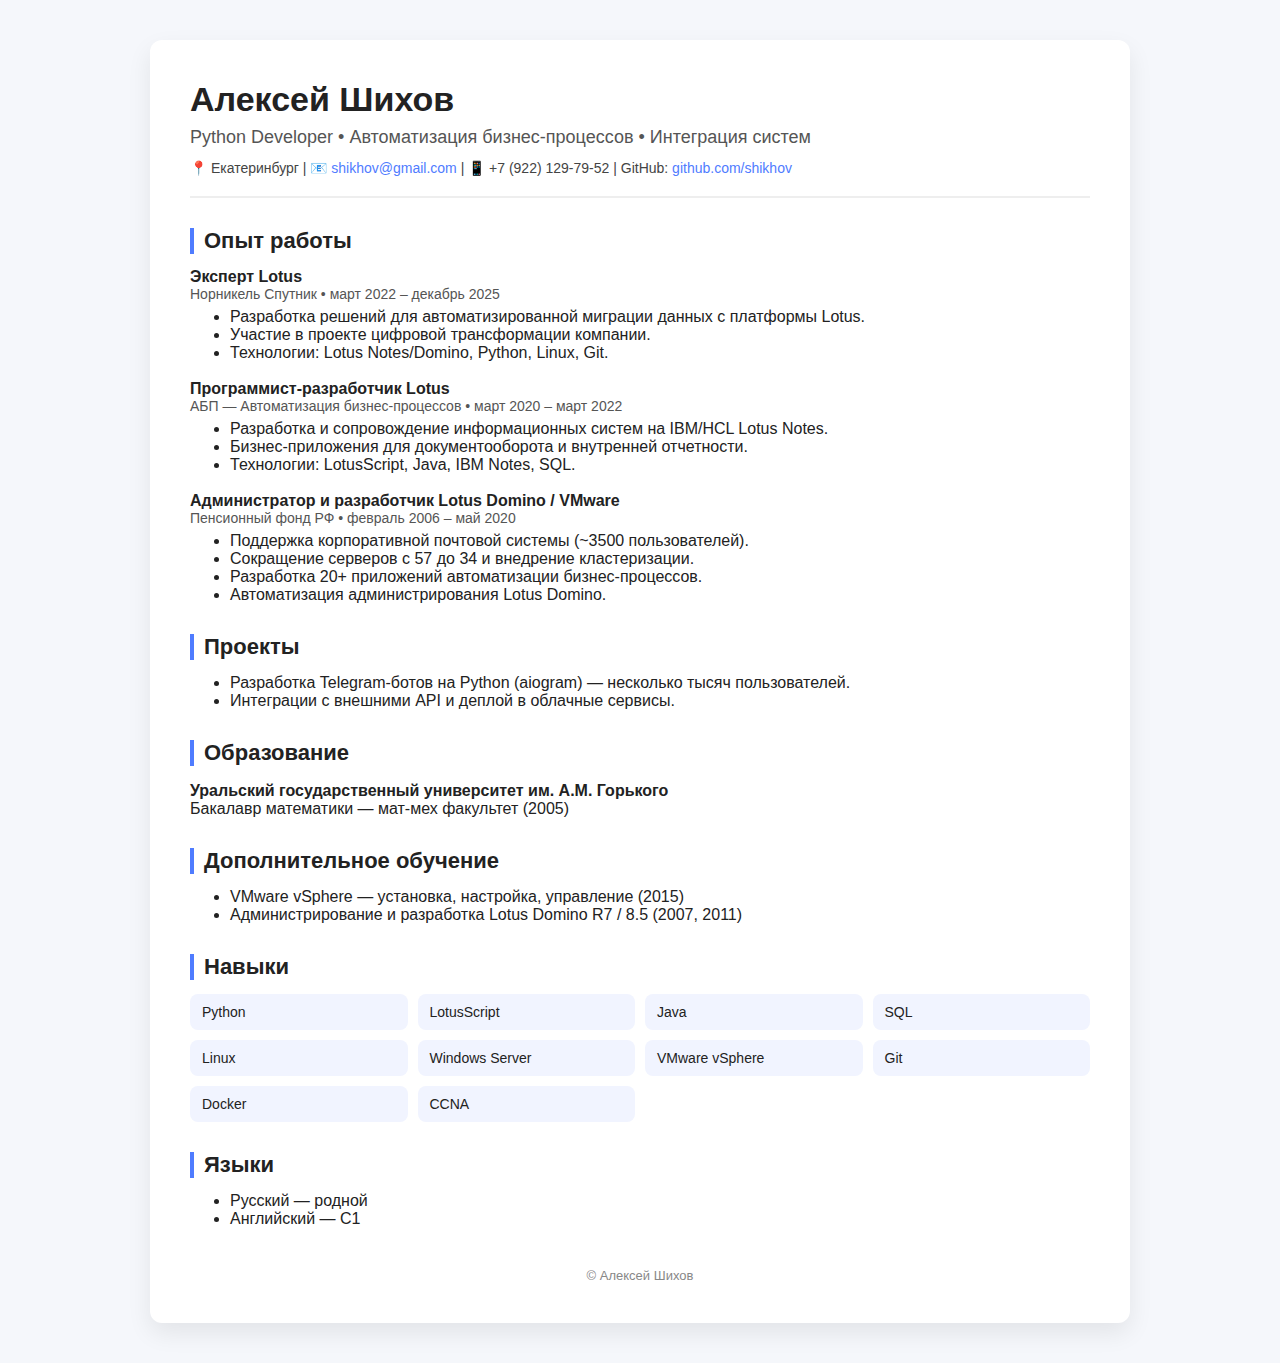
<file: chtgpt.html>
<!DOCTYPE html>
<html lang="ru">
<head>
<meta charset="UTF-8">
<meta name="viewport" content="width=device-width, initial-scale=1.0">
<title>Алексей Шихов — Python Developer</title>

<style>
body{
    font-family: -apple-system,BlinkMacSystemFont,"Segoe UI",Roboto,Arial,sans-serif;
    margin:0;
    background:#f5f7fb;
    color:#222;
}

.container{
    max-width:900px;
    margin:40px auto;
    background:white;
    padding:40px;
    border-radius:12px;
    box-shadow:0 10px 25px rgba(0,0,0,0.08);
}

header{
    border-bottom:2px solid #eee;
    padding-bottom:20px;
    margin-bottom:30px;
}

h1{
    margin:0;
    font-size:34px;
}

.subtitle{
    font-size:18px;
    color:#555;
    margin-top:8px;
}

.contacts{
    margin-top:12px;
    font-size:14px;
    color:#444;
}

section{
    margin-bottom:30px;
}

h2{
    font-size:22px;
    margin-bottom:14px;
    border-left:4px solid #4f7cff;
    padding-left:10px;
}

.job{
    margin-bottom:18px;
}

.job-title{
    font-weight:600;
    font-size:16px;
}

.company{
    color:#555;
    font-size:14px;
    margin-bottom:6px;
}

ul{
    margin-top:6px;
}

.skills{
    display:grid;
    grid-template-columns:repeat(auto-fit,minmax(200px,1fr));
    gap:10px;
}

.skill-box{
    background:#f1f4ff;
    padding:10px 12px;
    border-radius:8px;
    font-size:14px;
}

a{
    color:#4f7cff;
    text-decoration:none;
}

a:hover{
    text-decoration:underline;
}

footer{
    text-align:center;
    color:#888;
    font-size:13px;
    margin-top:40px;
}
</style>
</head>

<body>

<div class="container">

<header>
<h1>Алексей Шихов</h1>
<div class="subtitle">
Python Developer • Автоматизация бизнес-процессов • Интеграция систем
</div>

<div class="contacts">
📍 Екатеринбург |
📧 <a href="mailto:shikhov@gmail.com">shikhov@gmail.com</a> |
📱 +7 (922) 129-79-52 |
GitHub: <a href="https://github.com/shikhov">github.com/shikhov</a>
</div>
</header>

<section>
<h2>Опыт работы</h2>

<div class="job">
<div class="job-title">Эксперт Lotus</div>
<div class="company">Норникель Спутник • март 2022 – декабрь 2025</div>
<ul>
<li>Разработка решений для автоматизированной миграции данных с платформы Lotus.</li>
<li>Участие в проекте цифровой трансформации компании.</li>
<li>Технологии: Lotus Notes/Domino, Python, Linux, Git.</li>
</ul>
</div>

<div class="job">
<div class="job-title">Программист-разработчик Lotus</div>
<div class="company">АБП — Автоматизация бизнес-процессов • март 2020 – март 2022</div>
<ul>
<li>Разработка и сопровождение информационных систем на IBM/HCL Lotus Notes.</li>
<li>Бизнес-приложения для документооборота и внутренней отчетности.</li>
<li>Технологии: LotusScript, Java, IBM Notes, SQL.</li>
</ul>
</div>

<div class="job">
<div class="job-title">Администратор и разработчик Lotus Domino / VMware</div>
<div class="company">Пенсионный фонд РФ • февраль 2006 – май 2020</div>
<ul>
<li>Поддержка корпоративной почтовой системы (~3500 пользователей).</li>
<li>Сокращение серверов с 57 до 34 и внедрение кластеризации.</li>
<li>Разработка 20+ приложений автоматизации бизнес-процессов.</li>
<li>Автоматизация администрирования Lotus Domino.</li>
</ul>
</div>

</section>

<section>
<h2>Проекты</h2>
<ul>
<li>Разработка Telegram-ботов на Python (aiogram) — несколько тысяч пользователей.</li>
<li>Интеграции с внешними API и деплой в облачные сервисы.</li>
</ul>
</section>

<section>
<h2>Образование</h2>
<p>
<b>Уральский государственный университет им. А.М. Горького</b><br>
Бакалавр математики — мат-мех факультет (2005)
</p>
</section>

<section>
<h2>Дополнительное обучение</h2>
<ul>
<li>VMware vSphere — установка, настройка, управление (2015)</li>
<li>Администрирование и разработка Lotus Domino R7 / 8.5 (2007, 2011)</li>
</ul>
</section>

<section>
<h2>Навыки</h2>

<div class="skills">
<div class="skill-box">Python</div>
<div class="skill-box">LotusScript</div>
<div class="skill-box">Java</div>
<div class="skill-box">SQL</div>
<div class="skill-box">Linux</div>
<div class="skill-box">Windows Server</div>
<div class="skill-box">VMware vSphere</div>
<div class="skill-box">Git</div>
<div class="skill-box">Docker</div>
<div class="skill-box">CCNA</div>
</div>

</section>

<section>
<h2>Языки</h2>
<ul>
<li>Русский — родной</li>
<li>Английский — C1</li>
</ul>
</section>

<footer>
© Алексей Шихов
</footer>

</div>

</body>
</html>
</file>
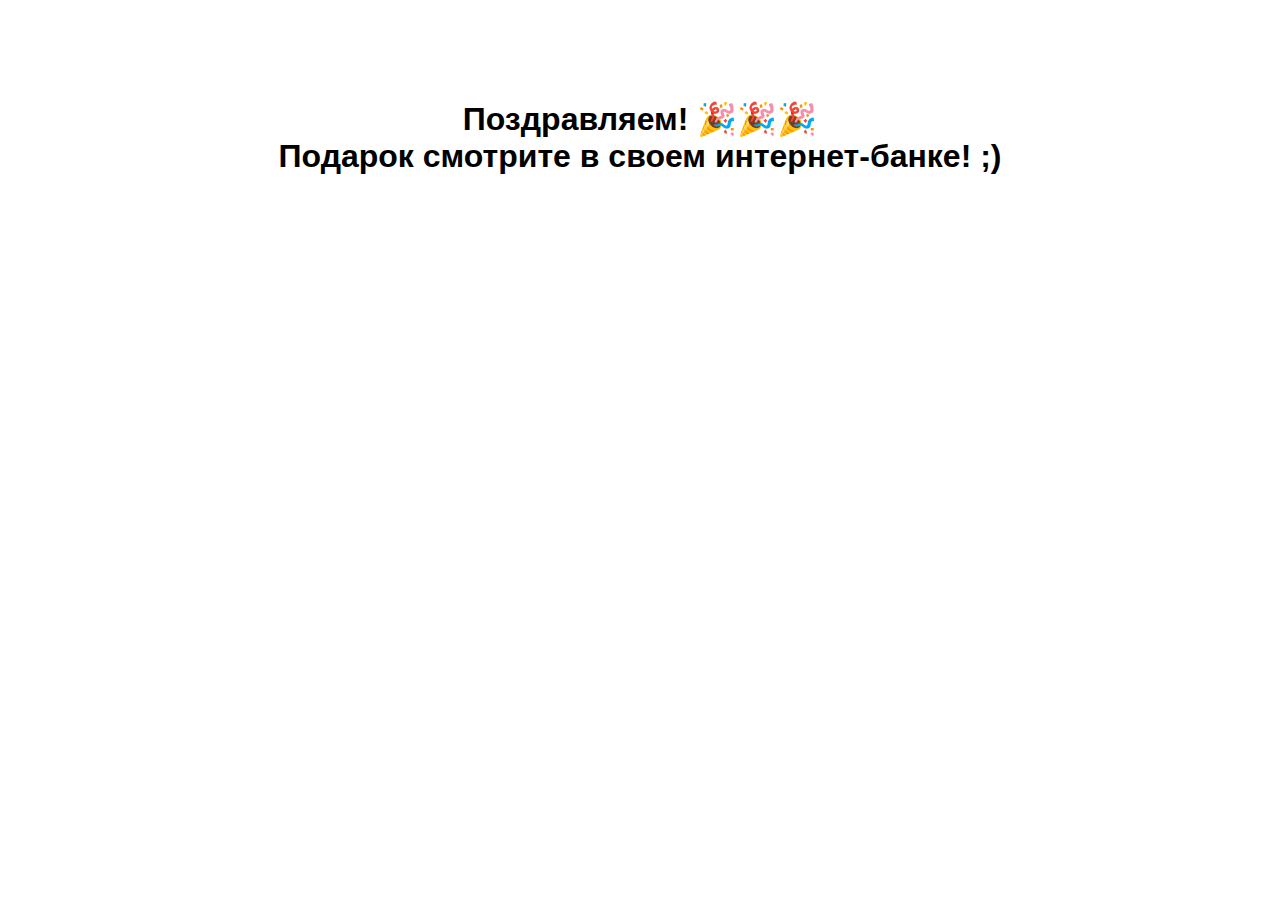
<file: ok.html>
<html>
  <head>
    <title>Поздравляем!</title>
    
  </head>
  <body>
    <h1 style="text-align: center; font-family:'Segoe UI', Tahoma, Geneva, Verdana, sans-serif;margin-top: 100px;">Поздравляем! 🎉🎉🎉 <br>Подарок смотрите в своем интернет-банке! ;)</h1>
  </body>
</html>
</file>
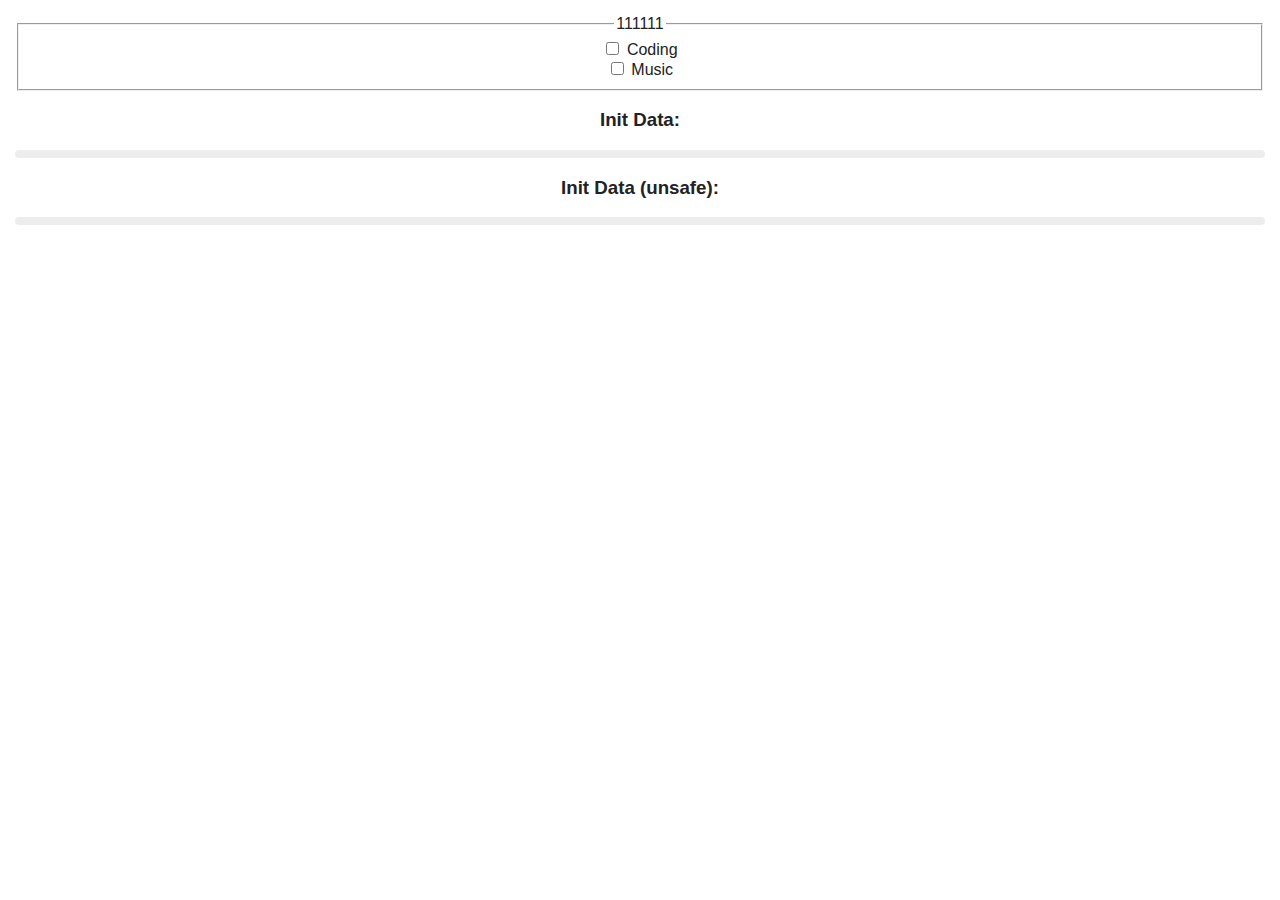
<file: tg/webapp.html>
<!DOCTYPE html>
<html lang="en">
<head>
    <meta charset="utf-8">
    <meta name="viewport"
          content="width=device-width, initial-scale=1.0, minimum-scale=1.0, maximum-scale=1.0, user-scalable=no" />
    <meta name="format-detection" content="telephone=no" />
    <meta http-equiv="X-UA-Compatible" content="IE=edge" />
    <meta name="MobileOptimized" content="176" />
    <meta name="HandheldFriendly" content="True" />
    <meta name="robots" content="noindex,nofollow" />
    <title></title>
    <script src="https://telegram.org/js/telegram-web-app.js"></script>
    <script>
        function setThemeClass() {
            document.documentElement.className = Telegram.WebApp.colorScheme;
        }
        Telegram.WebApp.onEvent('themeChanged', setThemeClass);
        setThemeClass();

    </script>
    <style>
        body {
            font-family: sans-serif;
            background-color: var(--tg-theme-bg-color, #ffffff);
            color: var(--tg-theme-text-color, #222222);
            font-size: 16px;
            margin: 0;
            padding: 0;
            color-scheme: var(--tg-color-scheme);
        }

        a {
            color: var(--tg-theme-link-color, #2678b6);
        }

        button {
            display: block;
            width: 100%;
            font-size: 14px;
            margin: 15px 0;
            padding: 12px 20px;
            border: none;
            border-radius: 4px;
            background-color: var(--tg-theme-button-color, #50a8eb);
            color: var(--tg-theme-button-text-color, #ffffff);
            cursor: pointer;
        }

        button[disabled] {
            opacity: 0.6;
            cursor: auto;
            pointer-events: none;
        }

        button.close_btn {
            /*position: fixed;*/
            position: absolute;
            left: 0;
            right: 0;
            bottom: 0;
            border-radius: 0;
            margin: 0;
            padding: 16px 20px;
            text-transform: uppercase;
        }

        section {
            padding: 15px 15px 65px;
            text-align: center;
        }

        p {
            margin: 40px 0 15px;
        }

        ul {
            text-align: left;
        }

        li {
            color: var(--tg-theme-hint-color, #a8a8a8);
        }

        textarea {
            width: 100%;
            box-sizing: border-box;
            padding: 7px;
        }

        pre {
            background: rgba(0, 0, 0, .07);
            border-radius: 4px;
            padding: 4px;
            margin: 7px 0;
            word-break: break-all;
            word-break: break-word;
            white-space: pre-wrap;
            text-align: left;
        }

        .dark pre {
            background: rgba(255, 255, 255, .15);
        }

        .hint {
            font-size: .8em;
            color: var(--tg-theme-hint-color, #a8a8a8);
        }

        .ok {
            color: green;
        }

        .err {
            color: red;
        }

        #fixed_wrap {
            position: fixed;
            left: 0;
            right: 0;
            top: 0;
            transform: translateY(100vh);
        }

        .viewport_border,
        .viewport_stable_border {
            position: fixed;
            left: 0;
            right: 0;
            top: 0;
            height: var(--tg-viewport-height, 100vh);
            pointer-events: none;
        }

        .viewport_stable_border {
            height: var(--tg-viewport-stable-height, 100vh);
        }

        .viewport_border:before,
        .viewport_stable_border:before {
            content: attr(text);
            display: inline-block;
            position: absolute;
            background: gray;
            right: 0;
            top: 0;
            font-size: 7px;
            padding: 2px 4px;
            vertical-align: top;
        }

        .viewport_stable_border:before {
            background: green;
            left: 0;
            right: auto;
        }

        .viewport_border:after,
        .viewport_stable_border:after {
            content: '';
            display: block;
            position: absolute;
            left: 0;
            right: 0;
            top: 0;
            bottom: 0;
            border: 2px dashed gray;
        }

        .viewport_stable_border:after {
            border-color: green;
        }

        small {
            font-size: 12px;
        }
    </style>
</head>

<body>

<section>
    <fieldset>
        <legend>111111</legend>
        <div>
          <input type="checkbox" id="coding" name="interest" value="coding" />
          <label for="coding">Coding</label>
        </div>
        <div>
          <input type="checkbox" id="music" name="interest" value="music" />
          <label for="music">Music</label>
        </div>
      </fieldset>
      

      <h3>Init Data: </h3>
      <pre id="initData"></pre>
      <h3>Init Data (unsafe): </h3>
      <pre id="initDataUnsafe"></pre>




</section>

<script type="application/javascript">
    Telegram.WebApp.MainButton
        .setText('SAVE SETTINGS')
        .show()
        .onClick(function(){ webviewClose(); });

    Telegram.WebApp.ready();

    const initData = Telegram.WebApp.initData || '';
    const initDataUnsafe = Telegram.WebApp.initDataUnsafe || {};

    document.querySelector('#greeting').innerHTML = `Hi, ${initDataUnsafe.user.first_name}!`;
    document.querySelector('#initData').innerHTML = JSON.stringify(initData, null, 2);
    document.querySelector('#initDataUnsafe').innerHTML = JSON.stringify(initDataUnsafe, null, 2);
    document.querySelector('#themeData').html(JSON.stringify(Telegram.WebApp.themeParams, null, 2));


    Telegram.WebApp.MainButton
        .setText('Сохранить')
        .show()
        .onClick(function(){ webviewClose(); });

    Telegram.WebApp.onEvent('themeChanged', function() {
        document.querySelector('#themeData').innerHTML = JSON.stringify(Telegram.WebApp.themeParams, null, 2);
    });

    function toggleMainButton(el) {
        const mainButton = Telegram.WebApp.MainButton;
        if (mainButton.isVisible) {
            mainButton.hide();
            el.innerHTML = 'Show Main Button';
        } else {
            mainButton.show();
            el.innerHTML = 'Hide Main Button';
        }
    }

    function webviewExpand() {
        Telegram.WebApp.expand();
    }

    function webviewClose() {
        Telegram.WebApp.close();
    }

    function sendTime(spam) {
        const repeat = spam ? 10 : 1;
        for (let i = 0; i < repeat; i++) {
            Telegram.WebApp.sendData(new Date().toString());
        }
    }

</script>
</body>
</html>
</file>
<file: lotus/style.css>
h1,
h2 {
    font-family: Verdana;
}

h1 {
    text-align: center
}

p {
    font-size: 11pt;
    font-family: Verdana;
}

body {
    font-family: Verdana;
    font-size: 12pt;
    display: block;
    margin-left: auto;
    margin-right: auto;
    margin-top: 30px;
    width: 1400px;
}
</file>
